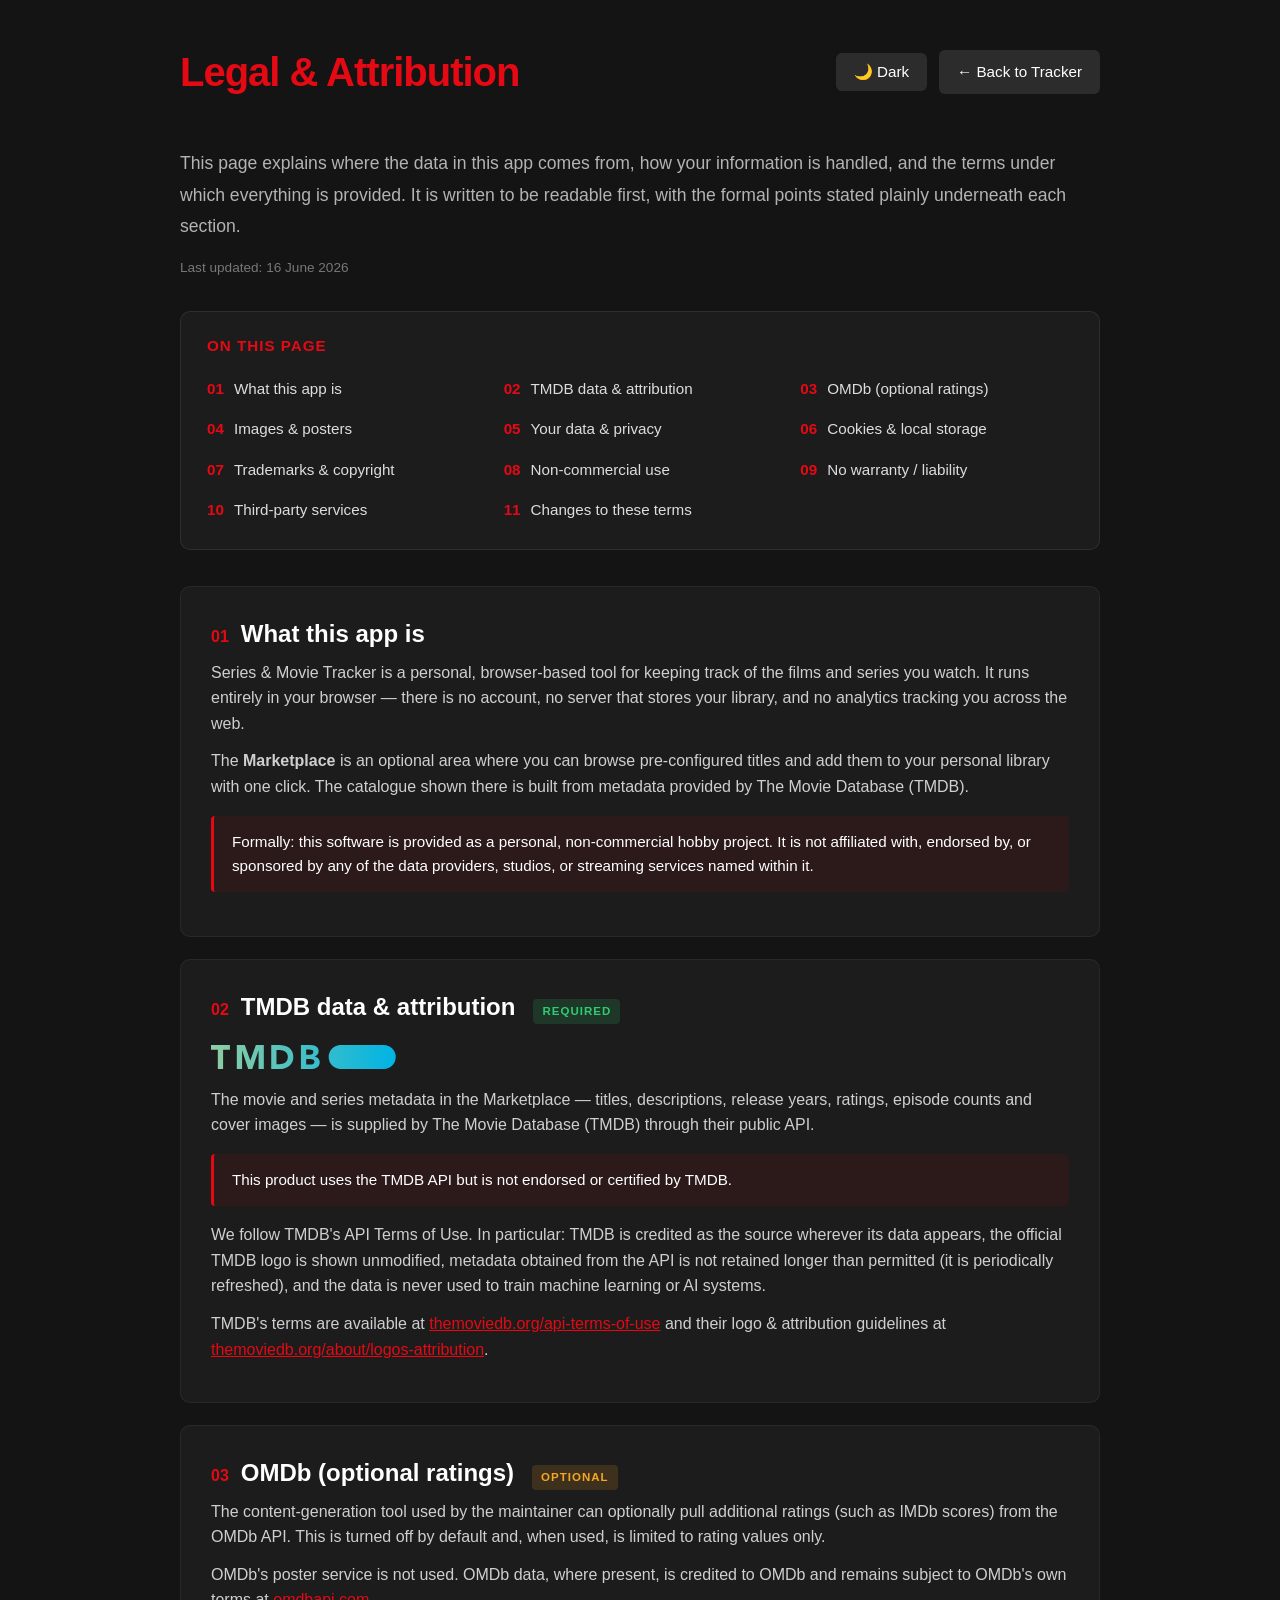
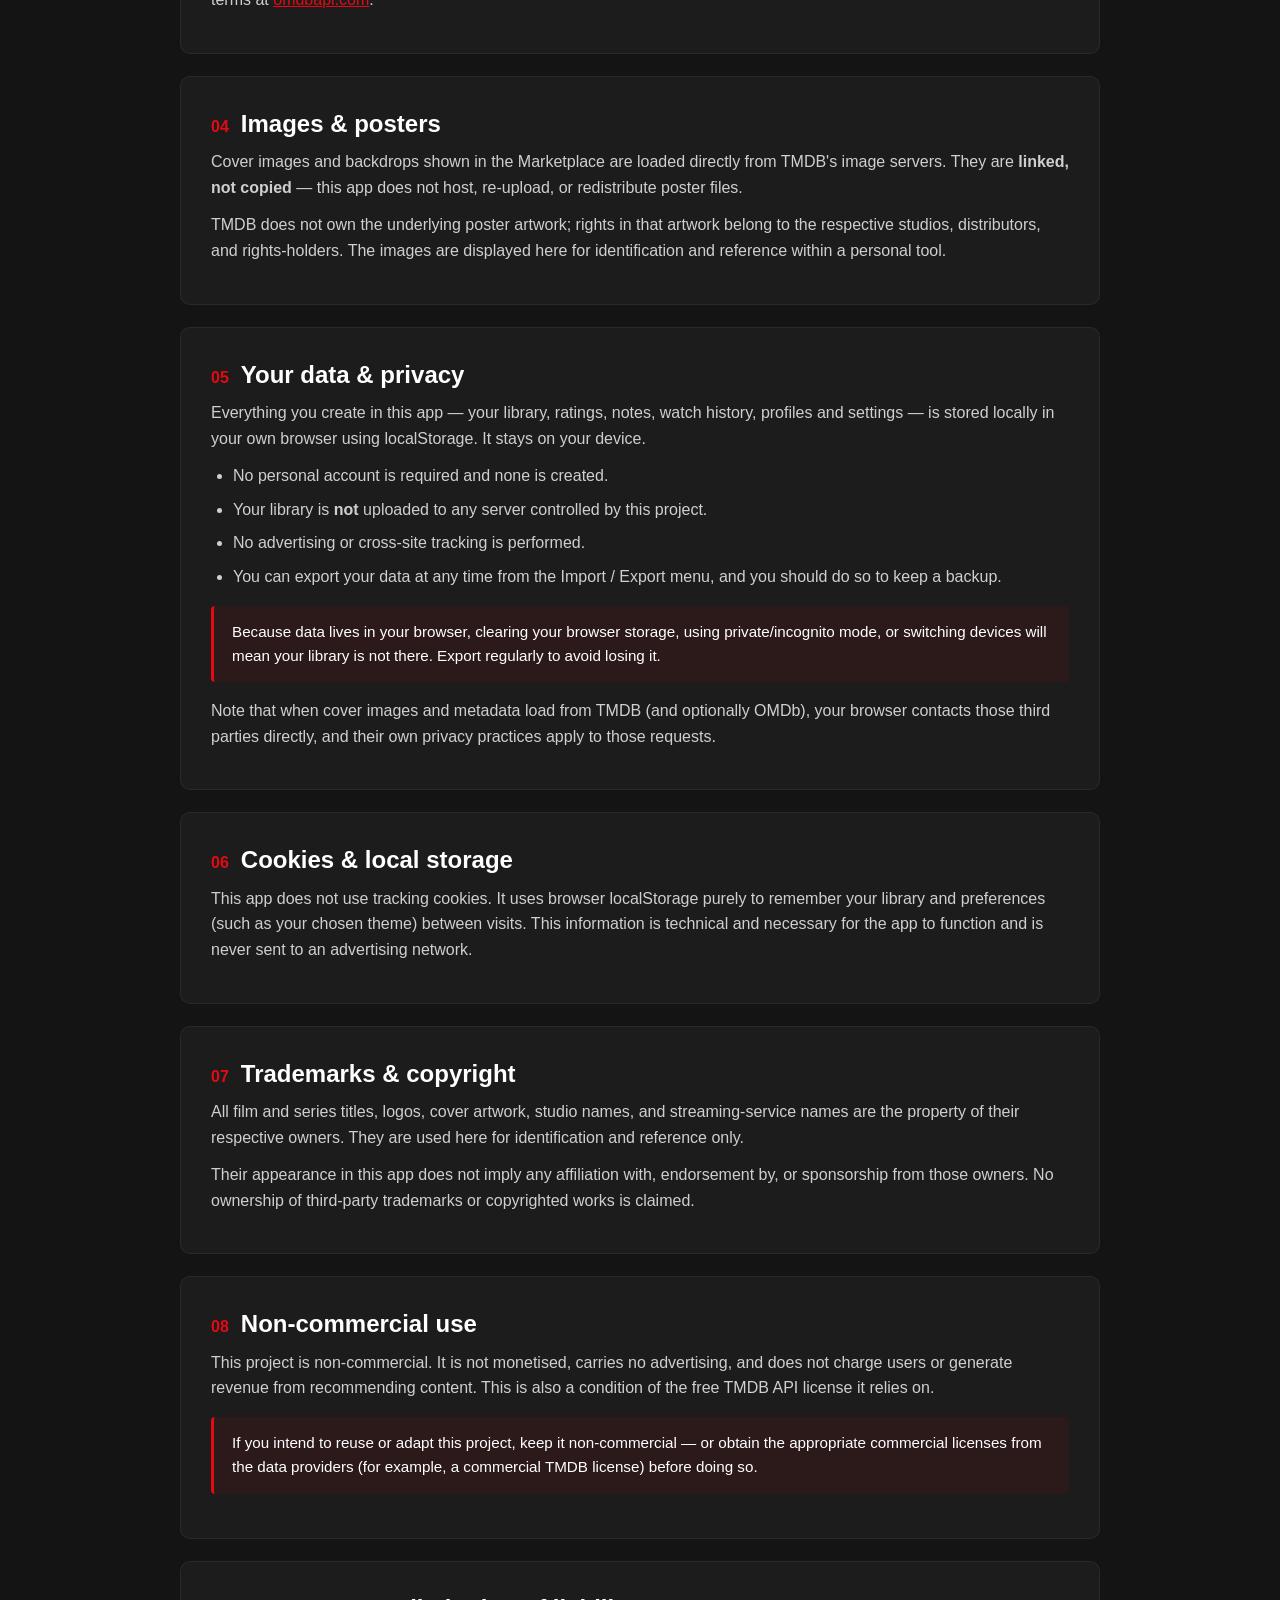
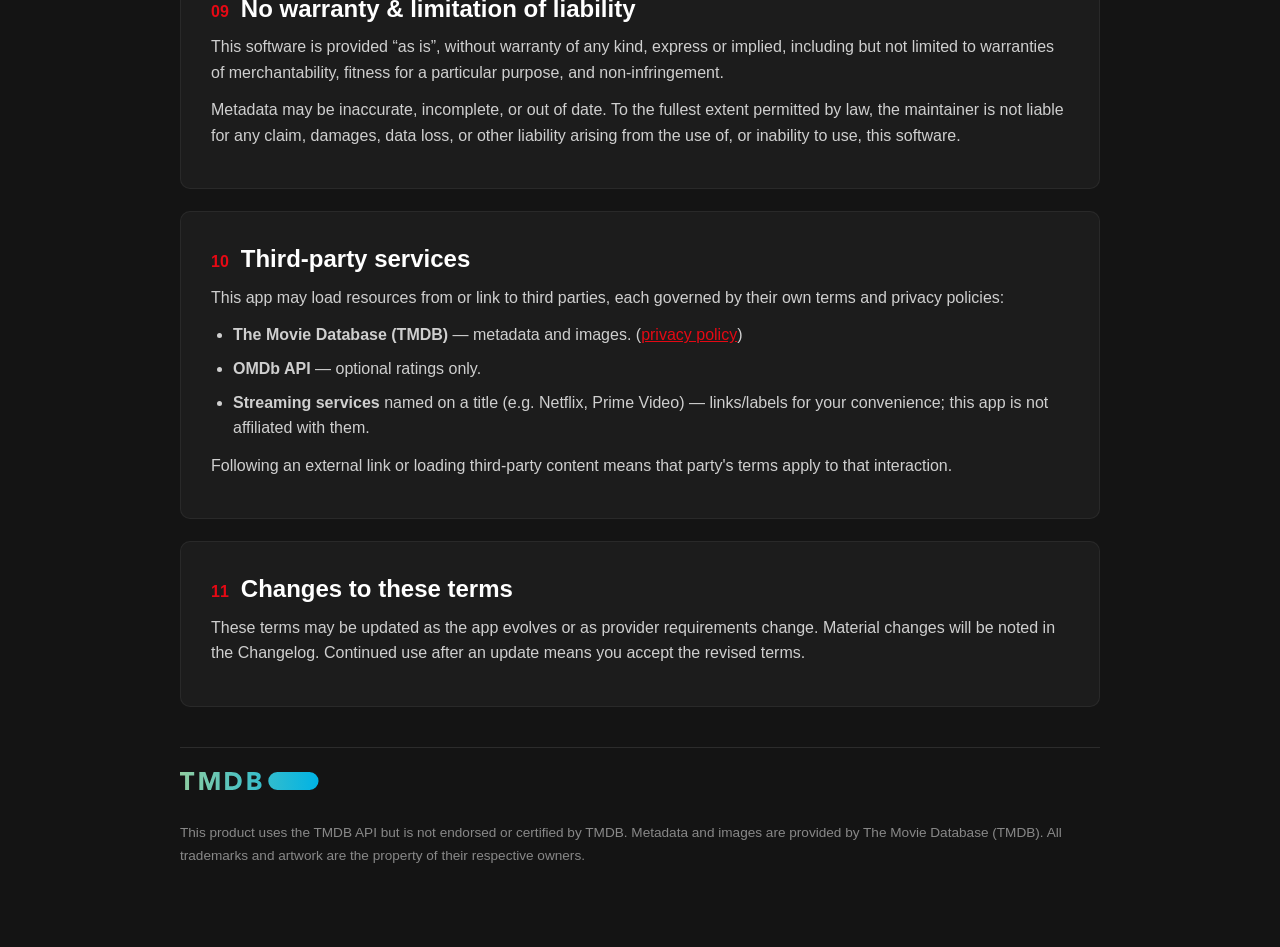
<file: Legal.html>
<!DOCTYPE html>
<html lang="en">
<head>
    <meta charset="UTF-8">
    <meta name="viewport" content="width=device-width, initial-scale=1.0">
    <link rel="icon" type="image/png" sizes="192x192" href="favicon.png">
    <title>Legal & Attribution - Series & Movie Tracker</title>
    <style>
        * { margin:0; padding:0; box-sizing:border-box; font-family:'Helvetica Neue', Arial, sans-serif; }
        body { background-color:#141414; color:#ffffff; line-height:1.6; transition:background-color .3s,color .3s; }
        body.light-theme { background-color:#f5f5f5; color:#333333; }

        .container { max-width:1000px; margin:0 auto; padding:20px 40px 80px; }
        header { display:flex; justify-content:space-between; align-items:center; padding:20px 0; margin-bottom:24px; flex-wrap:wrap; gap:20px; }
        .header-left { display:flex; align-items:center; gap:20px; }
        .header-controls { display:flex; gap:12px; align-items:center; }
        h1 { color:#e50914; font-size:2.5rem; font-weight:700; letter-spacing:-1px; }
        body.light-theme h1 { color:#e50914; }

        .theme-toggle, .nav-link {
            background-color:rgba(255,255,255,0.1); color:#fff; border:none;
            padding:10px 18px; border-radius:6px; cursor:pointer; font-size:0.95rem;
            text-decoration:none; display:inline-block; transition:background-color .2s;
        }
        .theme-toggle:hover, .nav-link:hover { background-color:rgba(255,255,255,0.2); }
        body.light-theme .theme-toggle, body.light-theme .nav-link {
            background-color:rgba(0,0,0,0.05); color:#333; border:1px solid #ddd;
        }

        .intro-text { font-size:1.1rem; color:#b3b3b3; margin-bottom:14px; line-height:1.8; }
        body.light-theme .intro-text { color:#666; }
        .updated { font-size:0.85rem; color:#777; margin-bottom:32px; }

        /* TOC */
        .toc {
            background-color:#1c1c1c; border:1px solid rgba(255,255,255,0.08);
            border-radius:10px; padding:22px 26px; margin-bottom:36px;
        }
        body.light-theme .toc { background-color:#fff; border-color:#e2e2e2; box-shadow:0 2px 8px rgba(0,0,0,0.06); }
        .toc h2 { font-size:0.95rem; text-transform:uppercase; letter-spacing:1px; color:#e50914; margin-bottom:14px; }
        .toc ol { list-style:none; counter-reset:toc; display:grid; grid-template-columns:repeat(auto-fit,minmax(240px,1fr)); gap:6px 24px; }
        .toc li { counter-increment:toc; }
        .toc a { color:#ddd; text-decoration:none; font-size:0.95rem; display:flex; gap:10px; padding:5px 0; transition:color .15s; }
        .toc a::before { content:counter(toc,decimal-leading-zero); color:#e50914; font-weight:700; font-variant-numeric:tabular-nums; }
        .toc a:hover { color:#e50914; }
        body.light-theme .toc a { color:#444; }

        .card {
            background-color:#1c1c1c; border:1px solid rgba(255,255,255,0.06);
            border-radius:10px; padding:28px 30px; margin-bottom:22px; scroll-margin-top:20px;
        }
        body.light-theme .card { background-color:#fff; box-shadow:0 2px 8px rgba(0,0,0,0.08); border-color:#eee; }

        .card h2 {
            font-size:1.5rem; color:#fff; margin-bottom:6px; display:flex; align-items:baseline; gap:12px;
        }
        body.light-theme .card h2 { color:#222; }
        .card h2 .num { color:#e50914; font-size:1rem; font-weight:700; font-variant-numeric:tabular-nums; }
        .card h3 { font-size:1.05rem; color:#e50914; margin:22px 0 8px; }
        .card p { color:#cfcfcf; margin-bottom:12px; }
        body.light-theme .card p { color:#444; }
        .card ul { margin:0 0 12px; padding-left:22px; }
        .card li { color:#cfcfcf; margin-bottom:8px; }
        body.light-theme .card li { color:#444; }
        .card a { color:#e50914; }

        .note {
            background-color:rgba(229,9,20,0.08); border-left:3px solid #e50914;
            padding:14px 18px; border-radius:4px; margin:16px 0;
        }
        .note p { margin:0; color:#fff; font-size:0.95rem; }
        body.light-theme .note { background-color:rgba(229,9,20,0.05); }
        body.light-theme .note p { color:#333; }

        .tmdb-box { display:flex; align-items:center; gap:20px; flex-wrap:wrap; margin:18px 0; }
        .tmdb-logo { height:24px; width:auto; display:block; }
        .badge {
            display:inline-block; font-size:0.72rem; font-weight:700; letter-spacing:1px;
            text-transform:uppercase; padding:3px 9px; border-radius:4px; margin-left:6px;
            background:rgba(46,204,113,0.15); color:#2ecc71;
        }
        .badge.warn { background:rgba(245,166,35,0.15); color:#f5a623; }

        footer.legal-footer {
            margin-top:40px; padding-top:24px; border-top:1px solid rgba(255,255,255,0.1);
            color:#888; font-size:0.85rem; line-height:1.7;
        }
        footer.legal-footer .tmdb-logo { height:18px; margin-bottom:8px; }
        a { color:#e50914; }

        @media (max-width:768px) {
            .container { padding:20px; }
            h1 { font-size:2rem; }
            .card { padding:22px 20px; }
        }
    </style>
</head>
<body>
    <div class="container">
        <header>
            <div class="header-left">
                <h1>Legal &amp; Attribution</h1>
            </div>
            <div class="header-controls">
                <button class="theme-toggle" id="themeToggle">🌙 Dark</button>
                <a href="index.html" class="nav-link">← Back to Tracker</a>
            </div>
        </header>

        <p class="intro-text">
            This page explains where the data in this app comes from, how your information is handled,
            and the terms under which everything is provided. It is written to be readable first, with the
            formal points stated plainly underneath each section.
        </p>
        <p class="updated">Last updated: 16 June 2026</p>

        <nav class="toc">
            <h2>On this page</h2>
            <ol>
                <li><a href="#about">What this app is</a></li>
                <li><a href="#tmdb">TMDB data &amp; attribution</a></li>
                <li><a href="#omdb">OMDb (optional ratings)</a></li>
                <li><a href="#images">Images &amp; posters</a></li>
                <li><a href="#privacy">Your data &amp; privacy</a></li>
                <li><a href="#cookies">Cookies &amp; local storage</a></li>
                <li><a href="#ip">Trademarks &amp; copyright</a></li>
                <li><a href="#noncommercial">Non-commercial use</a></li>
                <li><a href="#warranty">No warranty / liability</a></li>
                <li><a href="#thirdparty">Third-party services</a></li>
                <li><a href="#changes">Changes to these terms</a></li>
            </ol>
        </nav>

        <section class="card" id="about">
            <h2><span class="num">01</span> What this app is</h2>
            <p>
                Series &amp; Movie Tracker is a personal, browser-based tool for keeping track of the films and
                series you watch. It runs entirely in your browser &mdash; there is no account, no server that
                stores your library, and no analytics tracking you across the web.
            </p>
            <p>
                The <strong>Marketplace</strong> is an optional area where you can browse pre-configured titles
                and add them to your personal library with one click. The catalogue shown there is built from
                metadata provided by The Movie Database (TMDB).
            </p>
            <div class="note">
                <p>Formally: this software is provided as a personal, non-commercial hobby project. It is not
                affiliated with, endorsed by, or sponsored by any of the data providers, studios, or streaming
                services named within it.</p>
            </div>
        </section>

        <section class="card" id="tmdb">
            <h2><span class="num">02</span> TMDB data &amp; attribution <span class="badge">required</span></h2>
            <div class="tmdb-box">
                <a href="https://www.themoviedb.org/" target="_blank" rel="noopener noreferrer" aria-label="The Movie Database (TMDB)">
                    <svg class="tmdb-logo" xmlns="http://www.w3.org/2000/svg" viewBox="0 0 273.42 35.52" role="img" aria-label="TMDB logo"><defs><linearGradient id="tmdbGradLegal" y1="17.76" x2="273.42" y2="17.76" gradientUnits="userSpaceOnUse"><stop offset="0" stop-color="#90cea1"/><stop offset="0.56" stop-color="#3cbec9"/><stop offset="1" stop-color="#00b3e5"/></linearGradient></defs><g><path fill="url(#tmdbGradLegal)" d="M191.85,35.37h63.9A17.67,17.67,0,0,0,273.42,17.7h0A17.67,17.67,0,0,0,255.75,0h-63.9A17.67,17.67,0,0,0,174.18,17.7h0A17.67,17.67,0,0,0,191.85,35.37ZM10.1,35.42h7.8V6.92H28V0H0v6.9H10.1Zm28.1,0H46V8.25h.1L55.05,35.4h6L70.3,8.25h.1V35.4h7.8V0H66.45l-8.2,23.1h-.1L50,0H38.2ZM89.14.12h11.7a33.56,33.56,0,0,1,8.08,1,18.52,18.52,0,0,1,6.67,3.08,15.09,15.09,0,0,1,4.53,5.52,18.5,18.5,0,0,1,1.67,8.25,16.91,16.91,0,0,1-1.62,7.58,16.3,16.3,0,0,1-4.38,5.5,19.24,19.24,0,0,1-6.35,3.37,24.53,24.53,0,0,1-7.55,1.15H89.14Zm7.8,28.2h4a21.66,21.66,0,0,0,5-.55A10.58,10.58,0,0,0,110,26a8.73,8.73,0,0,0,2.68-3.35,11.9,11.9,0,0,0,1-5.08,9.87,9.87,0,0,0-1-4.52,9.17,9.17,0,0,0-2.63-3.18A11.61,11.61,0,0,0,106.22,8a17.06,17.06,0,0,0-4.68-.63h-4.6ZM133.09.12h13.2a32.87,32.87,0,0,1,4.63.33,12.66,12.66,0,0,1,4.17,1.3,7.94,7.94,0,0,1,3,2.72,8.34,8.34,0,0,1,1.15,4.65,7.48,7.48,0,0,1-1.67,5,9.13,9.13,0,0,1-4.43,2.82V17a10.28,10.28,0,0,1,3.18,1,8.51,8.51,0,0,1,2.45,1.85,7.79,7.79,0,0,1,1.57,2.62,9.16,9.16,0,0,1,.55,3.2,8.52,8.52,0,0,1-1.2,4.68,9.32,9.32,0,0,1-3.1,3A13.38,13.38,0,0,1,152.32,35a22.5,22.5,0,0,1-4.73.5h-14.5Zm7.8,14.15h5.65a7.65,7.65,0,0,0,1.78-.2,4.78,4.78,0,0,0,1.57-.65,3.43,3.43,0,0,0,1.13-1.2,3.63,3.63,0,0,0,.42-1.8A3.3,3.3,0,0,0,151,8.6a3.42,3.42,0,0,0-1.23-1.13A6.07,6.07,0,0,0,148,6.9a9.9,9.9,0,0,0-1.85-.18h-5.3Zm0,14.65h7a8.27,8.27,0,0,0,1.83-.2,4.67,4.67,0,0,0,1.67-.7,3.93,3.93,0,0,0,1.23-1.3,3.8,3.8,0,0,0,.47-1.95,3.16,3.16,0,0,0-.62-2,4,4,0,0,0-1.58-1.18,8.23,8.23,0,0,0-2-.55,15.12,15.12,0,0,0-2.05-.15h-5.9Z"/></g></svg>
                </a>
            </div>
            <p>
                The movie and series metadata in the Marketplace &mdash; titles, descriptions, release years,
                ratings, episode counts and cover images &mdash; is supplied by The Movie Database (TMDB) through
                their public API.
            </p>
            <div class="note">
                <p>This product uses the TMDB API but is not endorsed or certified by TMDB.</p>
            </div>
            <p>
                We follow TMDB's API Terms of Use. In particular: TMDB is credited as the source wherever its data
                appears, the official TMDB logo is shown unmodified, metadata obtained from the API is not retained
                longer than permitted (it is periodically refreshed), and the data is never used to train machine
                learning or AI systems.
            </p>
            <p>TMDB's terms are available at
                <a href="https://www.themoviedb.org/api-terms-of-use" target="_blank" rel="noopener noreferrer">themoviedb.org/api-terms-of-use</a>
                and their logo &amp; attribution guidelines at
                <a href="https://www.themoviedb.org/about/logos-attribution" target="_blank" rel="noopener noreferrer">themoviedb.org/about/logos-attribution</a>.
            </p>
        </section>

        <section class="card" id="omdb">
            <h2><span class="num">03</span> OMDb (optional ratings) <span class="badge warn">optional</span></h2>
            <p>
                The content-generation tool used by the maintainer can optionally pull additional ratings (such as
                IMDb scores) from the OMDb API. This is turned off by default and, when used, is limited to rating
                values only.
            </p>
            <p>
                OMDb's poster service is not used. OMDb data, where present, is credited to OMDb and remains subject
                to OMDb's own terms at <a href="https://www.omdbapi.com/" target="_blank" rel="noopener noreferrer">omdbapi.com</a>.
            </p>
        </section>

        <section class="card" id="images">
            <h2><span class="num">04</span> Images &amp; posters</h2>
            <p>
                Cover images and backdrops shown in the Marketplace are loaded directly from TMDB's image servers.
                They are <strong>linked, not copied</strong> &mdash; this app does not host, re-upload, or redistribute
                poster files.
            </p>
            <p>
                TMDB does not own the underlying poster artwork; rights in that artwork belong to the respective
                studios, distributors, and rights-holders. The images are displayed here for identification and
                reference within a personal tool.
            </p>
        </section>

        <section class="card" id="privacy">
            <h2><span class="num">05</span> Your data &amp; privacy</h2>
            <p>
                Everything you create in this app &mdash; your library, ratings, notes, watch history, profiles and
                settings &mdash; is stored locally in your own browser using <code>localStorage</code>. It stays on
                your device.
            </p>
            <ul>
                <li>No personal account is required and none is created.</li>
                <li>Your library is <strong>not</strong> uploaded to any server controlled by this project.</li>
                <li>No advertising or cross-site tracking is performed.</li>
                <li>You can export your data at any time from the Import / Export menu, and you should do so to keep a backup.</li>
            </ul>
            <div class="note">
                <p>Because data lives in your browser, clearing your browser storage, using private/incognito mode,
                or switching devices will mean your library is not there. Export regularly to avoid losing it.</p>
            </div>
            <p>
                Note that when cover images and metadata load from TMDB (and optionally OMDb), your browser contacts
                those third parties directly, and their own privacy practices apply to those requests.
            </p>
        </section>

        <section class="card" id="cookies">
            <h2><span class="num">06</span> Cookies &amp; local storage</h2>
            <p>
                This app does not use tracking cookies. It uses browser <code>localStorage</code> purely to remember
                your library and preferences (such as your chosen theme) between visits. This information is technical
                and necessary for the app to function and is never sent to an advertising network.
            </p>
        </section>

        <section class="card" id="ip">
            <h2><span class="num">07</span> Trademarks &amp; copyright</h2>
            <p>
                All film and series titles, logos, cover artwork, studio names, and streaming-service names are the
                property of their respective owners. They are used here for identification and reference only.
            </p>
            <p>
                Their appearance in this app does not imply any affiliation with, endorsement by, or sponsorship from
                those owners. No ownership of third-party trademarks or copyrighted works is claimed.
            </p>
        </section>

        <section class="card" id="noncommercial">
            <h2><span class="num">08</span> Non-commercial use</h2>
            <p>
                This project is non-commercial. It is not monetised, carries no advertising, and does not charge users
                or generate revenue from recommending content. This is also a condition of the free TMDB API license
                it relies on.
            </p>
            <div class="note">
                <p>If you intend to reuse or adapt this project, keep it non-commercial &mdash; or obtain the
                appropriate commercial licenses from the data providers (for example, a commercial TMDB license)
                before doing so.</p>
            </div>
        </section>

        <section class="card" id="warranty">
            <h2><span class="num">09</span> No warranty &amp; limitation of liability</h2>
            <p>
                This software is provided &ldquo;as is&rdquo;, without warranty of any kind, express or implied,
                including but not limited to warranties of merchantability, fitness for a particular purpose, and
                non-infringement.
            </p>
            <p>
                Metadata may be inaccurate, incomplete, or out of date. To the fullest extent permitted by law, the
                maintainer is not liable for any claim, damages, data loss, or other liability arising from the use
                of, or inability to use, this software.
            </p>
        </section>

        <section class="card" id="thirdparty">
            <h2><span class="num">10</span> Third-party services</h2>
            <p>This app may load resources from or link to third parties, each governed by their own terms and privacy policies:</p>
            <ul>
                <li><strong>The Movie Database (TMDB)</strong> &mdash; metadata and images. (<a href="https://www.themoviedb.org/privacy-policy" target="_blank" rel="noopener noreferrer">privacy policy</a>)</li>
                <li><strong>OMDb API</strong> &mdash; optional ratings only.</li>
                <li><strong>Streaming services</strong> named on a title (e.g. Netflix, Prime Video) &mdash; links/labels for your convenience; this app is not affiliated with them.</li>
            </ul>
            <p>Following an external link or loading third-party content means that party's terms apply to that interaction.</p>
        </section>

        <section class="card" id="changes">
            <h2><span class="num">11</span> Changes to these terms</h2>
            <p>
                These terms may be updated as the app evolves or as provider requirements change. Material changes will
                be noted in the Changelog. Continued use after an update means you accept the revised terms.
            </p>
        </section>

        <footer class="legal-footer">
            <svg class="tmdb-logo" xmlns="http://www.w3.org/2000/svg" viewBox="0 0 273.42 35.52" role="img" aria-label="TMDB logo"><defs><linearGradient id="tmdbGradFoot" y1="17.76" x2="273.42" y2="17.76" gradientUnits="userSpaceOnUse"><stop offset="0" stop-color="#90cea1"/><stop offset="0.56" stop-color="#3cbec9"/><stop offset="1" stop-color="#00b3e5"/></linearGradient></defs><g><path fill="url(#tmdbGradFoot)" d="M191.85,35.37h63.9A17.67,17.67,0,0,0,273.42,17.7h0A17.67,17.67,0,0,0,255.75,0h-63.9A17.67,17.67,0,0,0,174.18,17.7h0A17.67,17.67,0,0,0,191.85,35.37ZM10.1,35.42h7.8V6.92H28V0H0v6.9H10.1Zm28.1,0H46V8.25h.1L55.05,35.4h6L70.3,8.25h.1V35.4h7.8V0H66.45l-8.2,23.1h-.1L50,0H38.2ZM89.14.12h11.7a33.56,33.56,0,0,1,8.08,1,18.52,18.52,0,0,1,6.67,3.08,15.09,15.09,0,0,1,4.53,5.52,18.5,18.5,0,0,1,1.67,8.25,16.91,16.91,0,0,1-1.62,7.58,16.3,16.3,0,0,1-4.38,5.5,19.24,19.24,0,0,1-6.35,3.37,24.53,24.53,0,0,1-7.55,1.15H89.14Zm7.8,28.2h4a21.66,21.66,0,0,0,5-.55A10.58,10.58,0,0,0,110,26a8.73,8.73,0,0,0,2.68-3.35,11.9,11.9,0,0,0,1-5.08,9.87,9.87,0,0,0-1-4.52,9.17,9.17,0,0,0-2.63-3.18A11.61,11.61,0,0,0,106.22,8a17.06,17.06,0,0,0-4.68-.63h-4.6ZM133.09.12h13.2a32.87,32.87,0,0,1,4.63.33,12.66,12.66,0,0,1,4.17,1.3,7.94,7.94,0,0,1,3,2.72,8.34,8.34,0,0,1,1.15,4.65,7.48,7.48,0,0,1-1.67,5,9.13,9.13,0,0,1-4.43,2.82V17a10.28,10.28,0,0,1,3.18,1,8.51,8.51,0,0,1,2.45,1.85,7.79,7.79,0,0,1,1.57,2.62,9.16,9.16,0,0,1,.55,3.2,8.52,8.52,0,0,1-1.2,4.68,9.32,9.32,0,0,1-3.1,3A13.38,13.38,0,0,1,152.32,35a22.5,22.5,0,0,1-4.73.5h-14.5Zm7.8,14.15h5.65a7.65,7.65,0,0,0,1.78-.2,4.78,4.78,0,0,0,1.57-.65,3.43,3.43,0,0,0,1.13-1.2,3.63,3.63,0,0,0,.42-1.8A3.3,3.3,0,0,0,151,8.6a3.42,3.42,0,0,0-1.23-1.13A6.07,6.07,0,0,0,148,6.9a9.9,9.9,0,0,0-1.85-.18h-5.3Zm0,14.65h7a8.27,8.27,0,0,0,1.83-.2,4.67,4.67,0,0,0,1.67-.7,3.93,3.93,0,0,0,1.23-1.3,3.8,3.8,0,0,0,.47-1.95,3.16,3.16,0,0,0-.62-2,4,4,0,0,0-1.58-1.18,8.23,8.23,0,0,0-2-.55,15.12,15.12,0,0,0-2.05-.15h-5.9Z"/></g></svg>
            <br>
            This product uses the TMDB API but is not endorsed or certified by TMDB.
            Metadata and images are provided by The Movie Database (TMDB). All trademarks and artwork are the property of their respective owners.
        </footer>
    </div>

    <script>
        let currentTheme = 'dark';
        function loadTheme() {
            const settings = localStorage.getItem('seriesTrackerSettings');
            if (settings) {
                try { currentTheme = (JSON.parse(settings).theme) || 'dark'; }
                catch (e) { console.error('Error loading theme:', e); }
            }
            applyTheme(currentTheme);
        }
        function applyTheme(theme) {
            currentTheme = theme;
            if (theme === 'light') {
                document.body.classList.add('light-theme');
                document.getElementById('themeToggle').textContent = '☀️ Light';
            } else {
                document.body.classList.remove('light-theme');
                document.getElementById('themeToggle').textContent = '🌙 Dark';
            }
            saveTheme();
        }
        function saveTheme() {
            const settings = localStorage.getItem('seriesTrackerSettings');
            let parsed = {};
            if (settings) { try { parsed = JSON.parse(settings); } catch (e) {} }
            parsed.theme = currentTheme;
            localStorage.setItem('seriesTrackerSettings', JSON.stringify(parsed));
        }
        document.getElementById('themeToggle').addEventListener('click', () => {
            applyTheme(currentTheme === 'dark' ? 'light' : 'dark');
        });
        loadTheme();
    </script>
<style id="smGradientCss">
body.gradient-text h1, body.gradient-text h2, body.gradient-text .section-title,
body.gradient-text .hero h1, body.gradient-text .version-number, body.gradient-text .brand-name,
body.gradient-text .page-title, body.gradient-text .modal-title {
  background: linear-gradient(92deg, var(--grad-start, #e50914), var(--grad-end, #f5c518));
  -webkit-background-clip: text; background-clip: text;
  -webkit-text-fill-color: transparent; color: transparent;
}
</style>
<script>
(function(){try{
  var g=JSON.parse(localStorage.getItem('smGradientText')||'null');
  if(g&&g.enabled){
    document.body.classList.add('gradient-text');
    document.body.style.setProperty('--grad-start', g.start||'#e50914');
    document.body.style.setProperty('--grad-end', g.end||'#f5c518');
  }
}catch(e){}})();
</script>
</body>
</html>
</file>
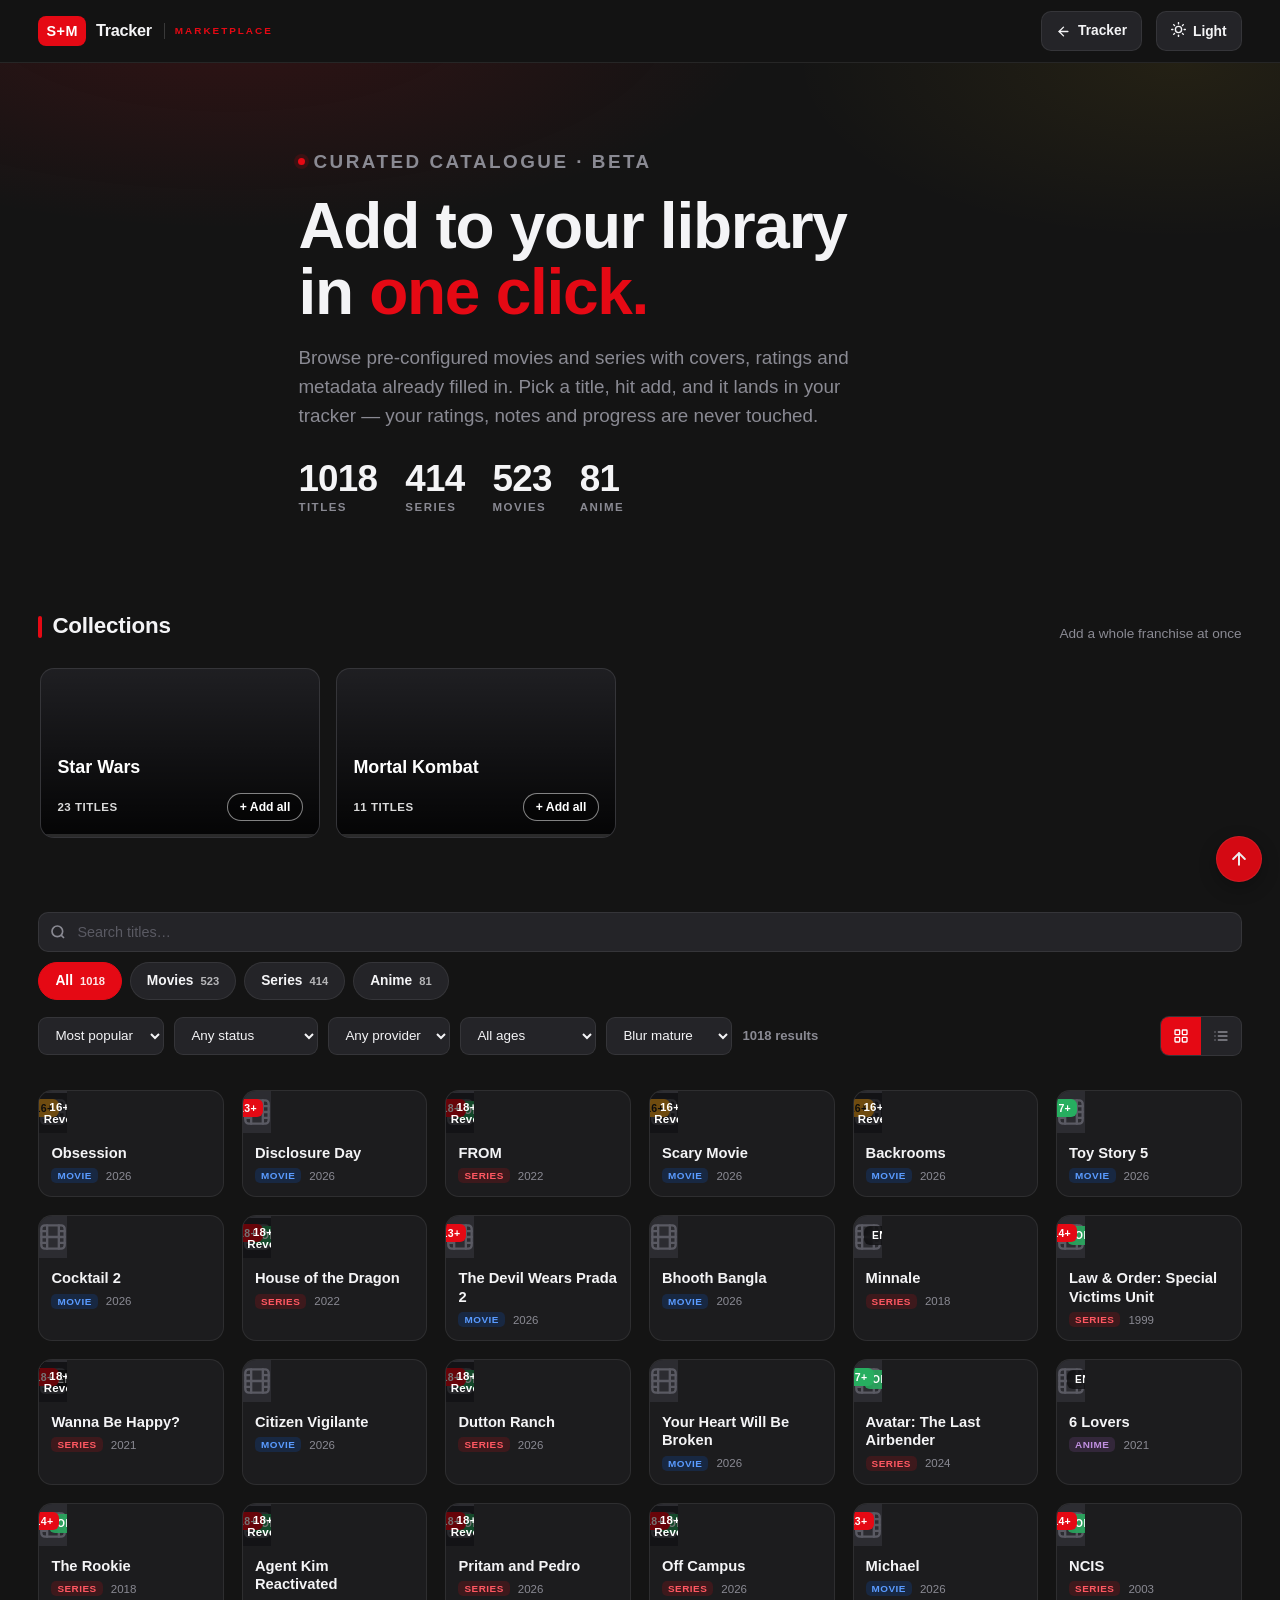
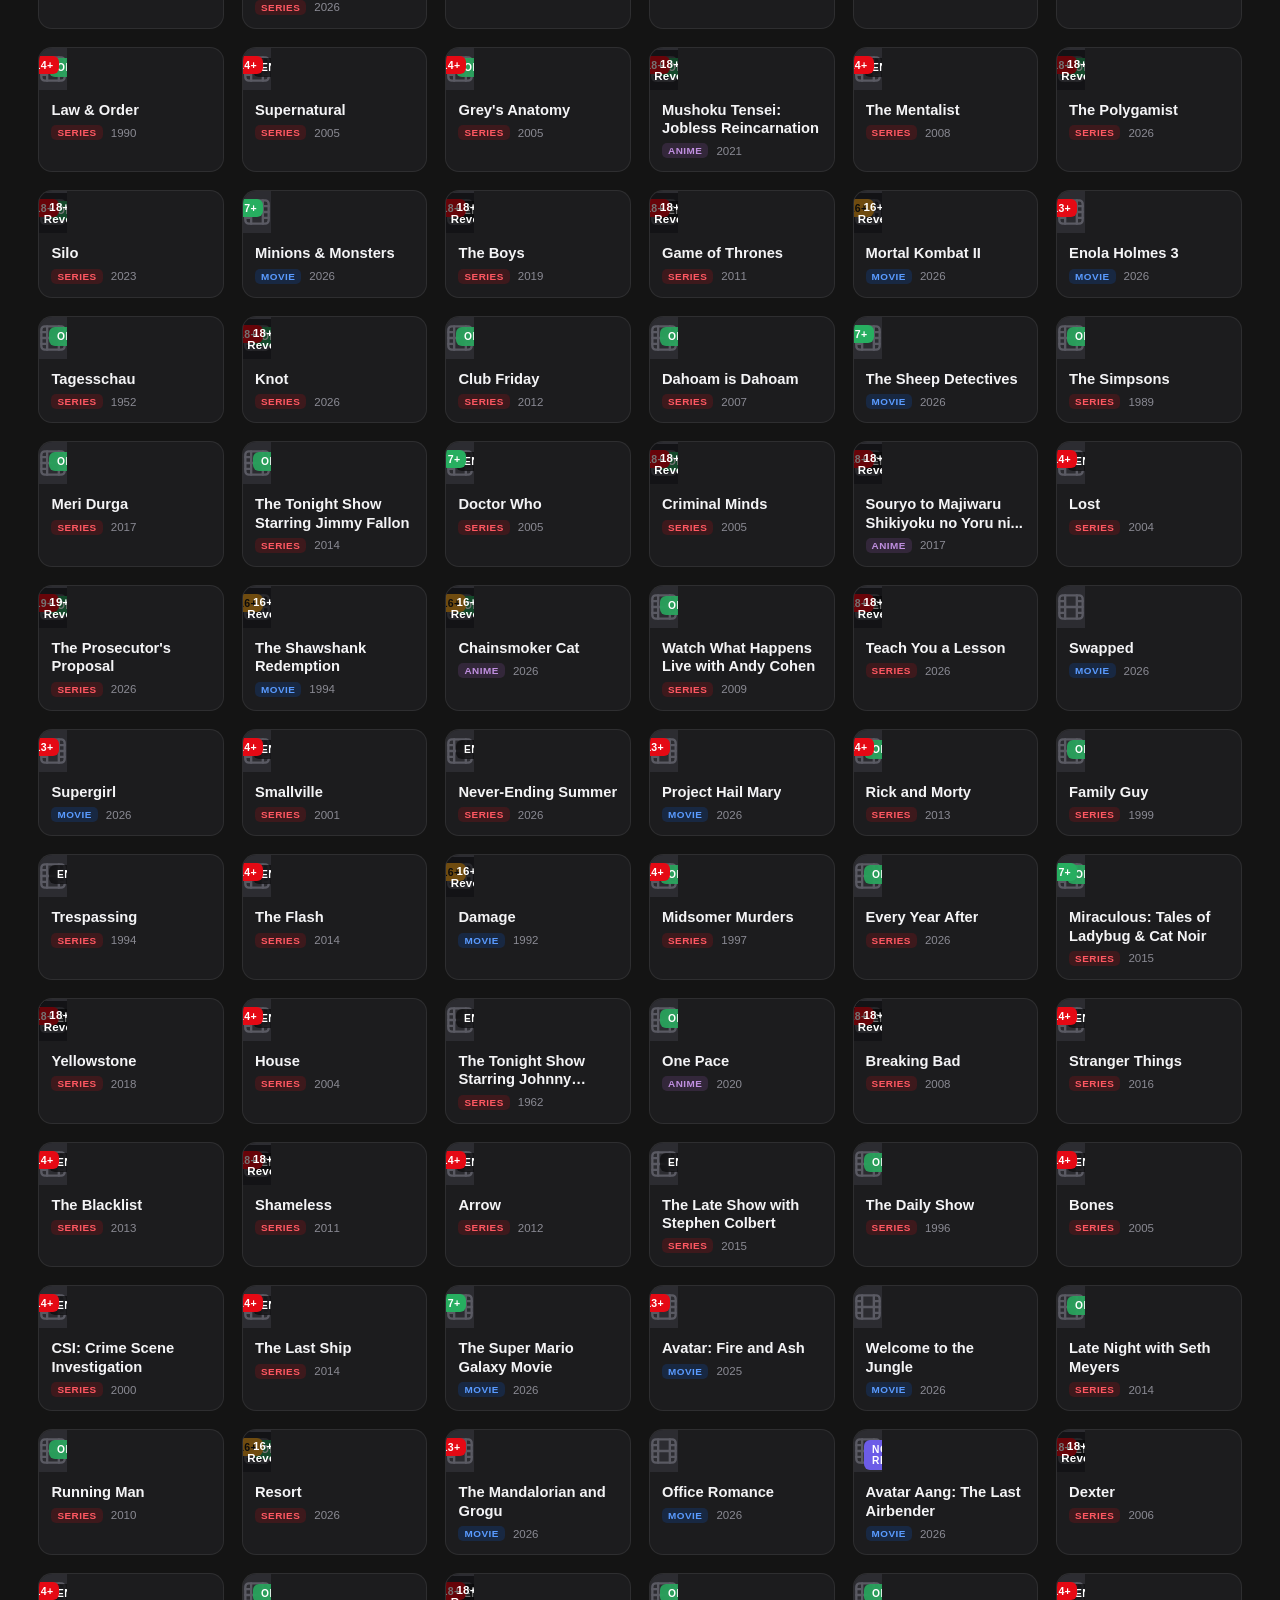
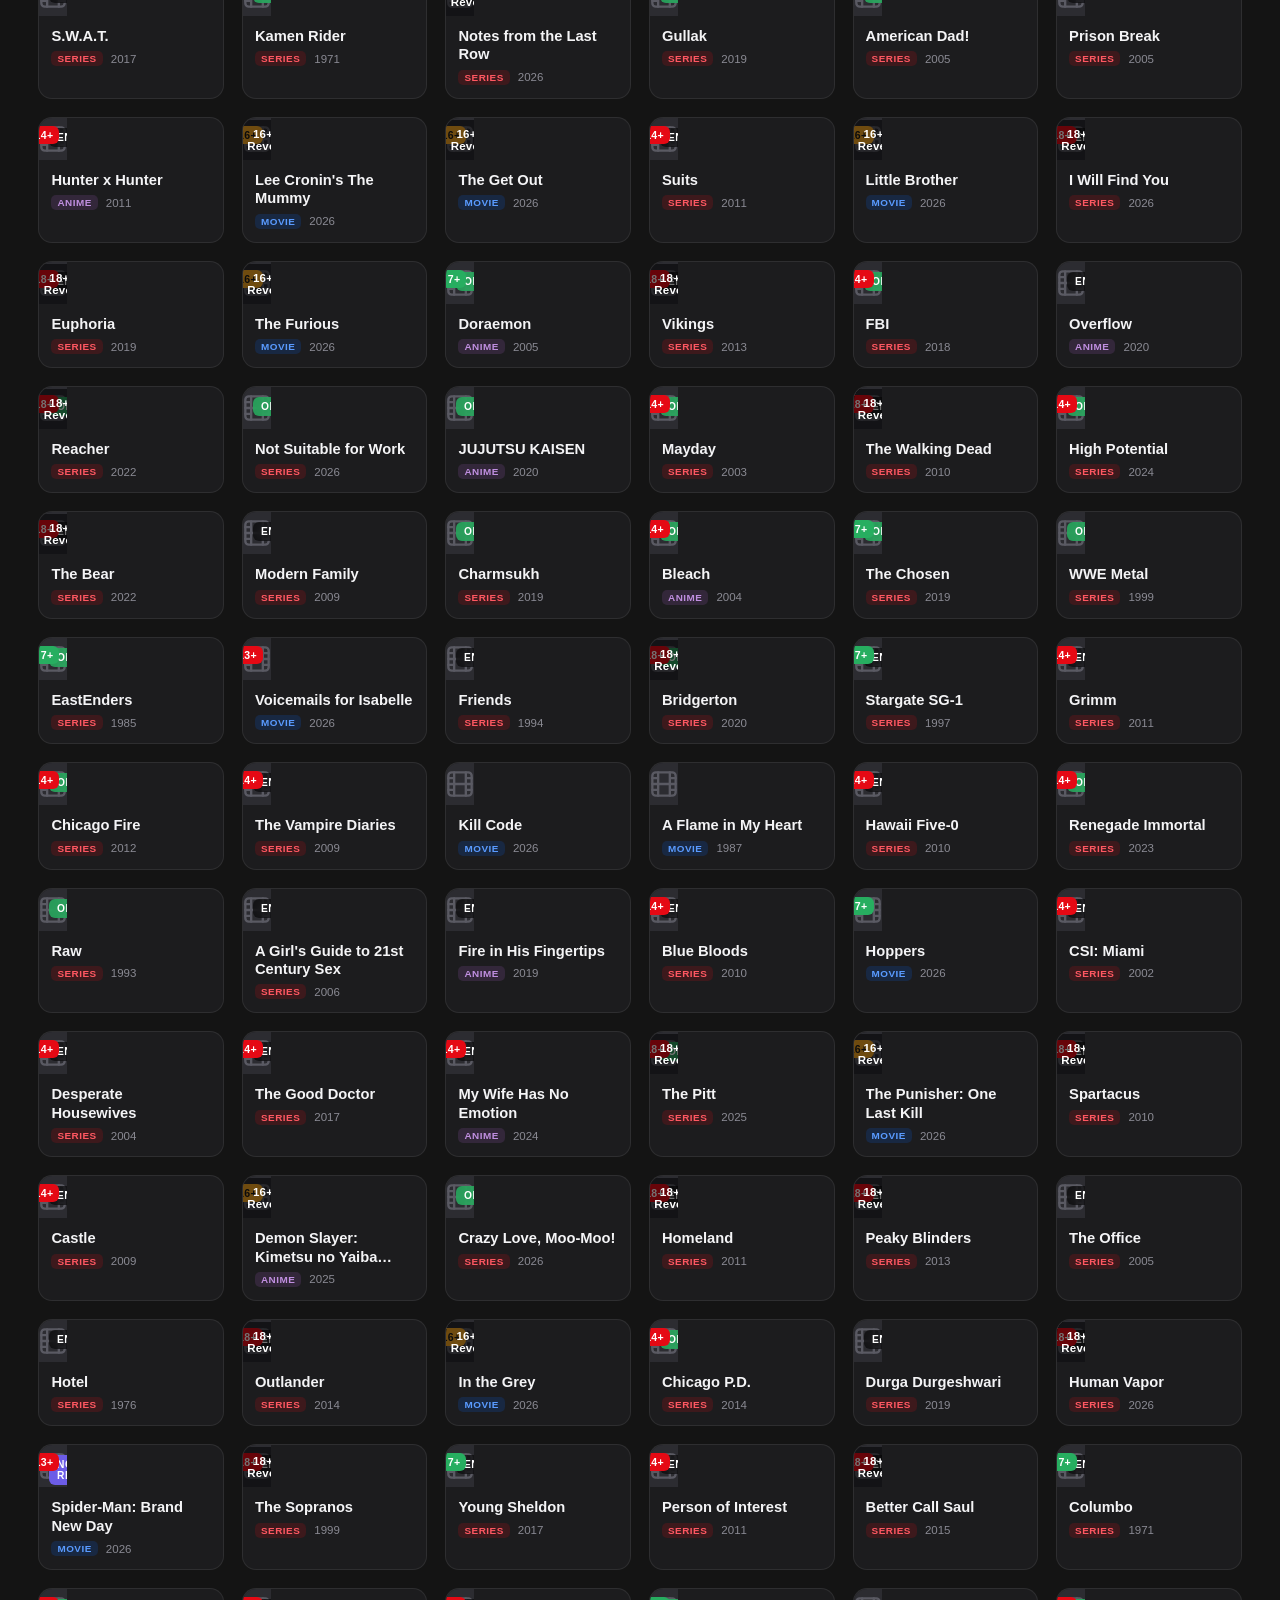
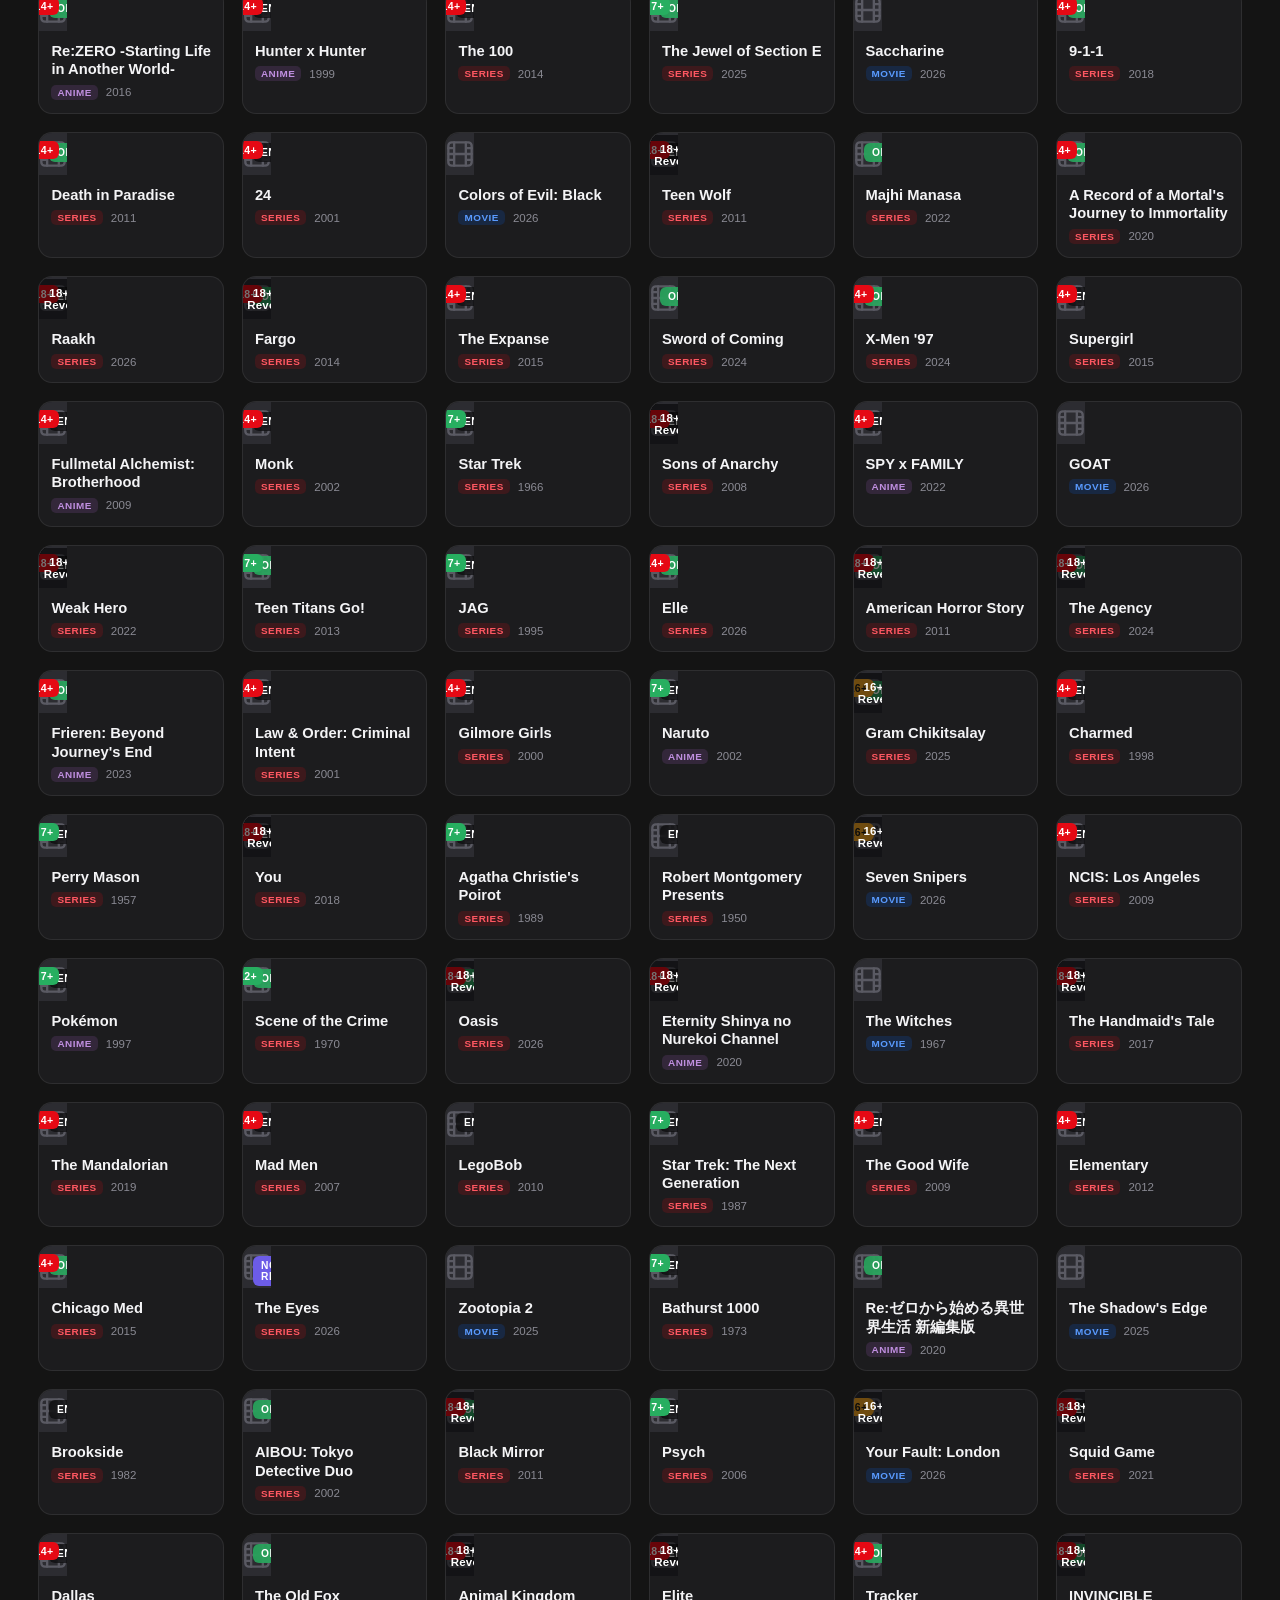
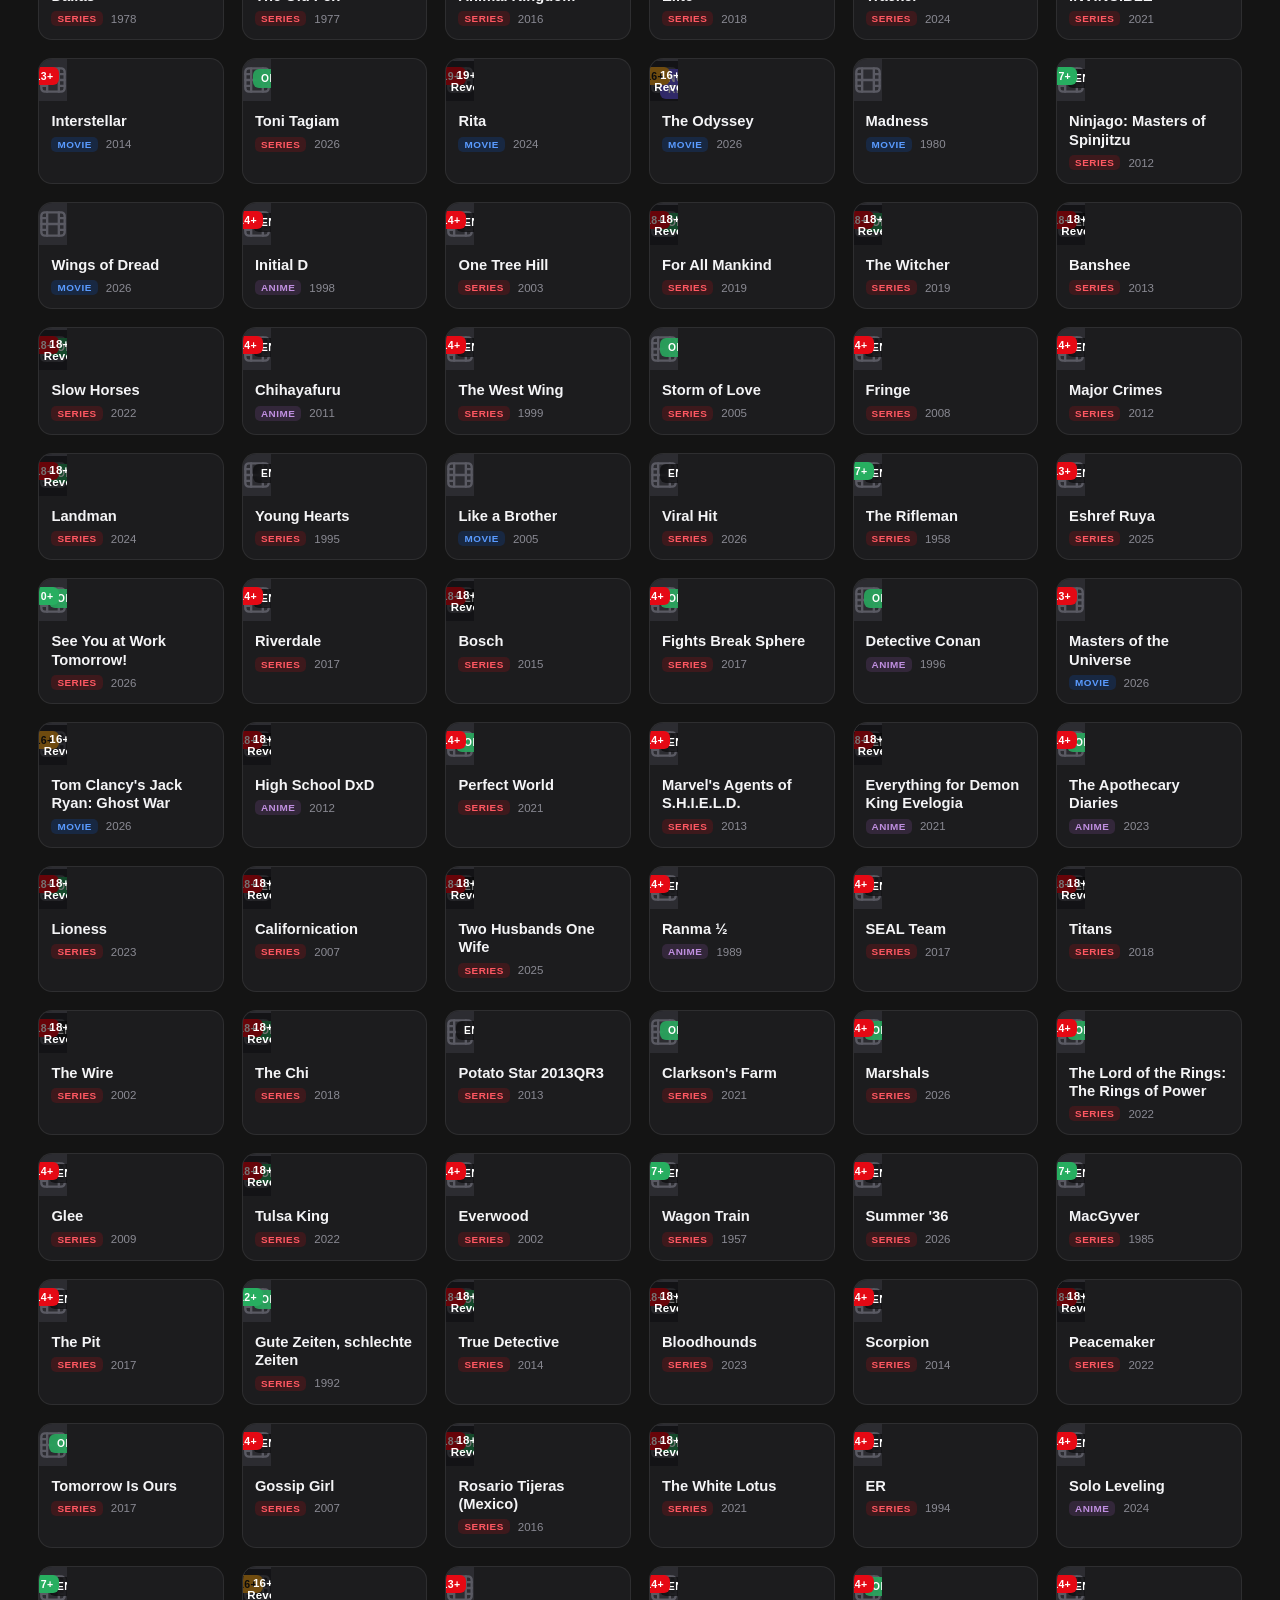
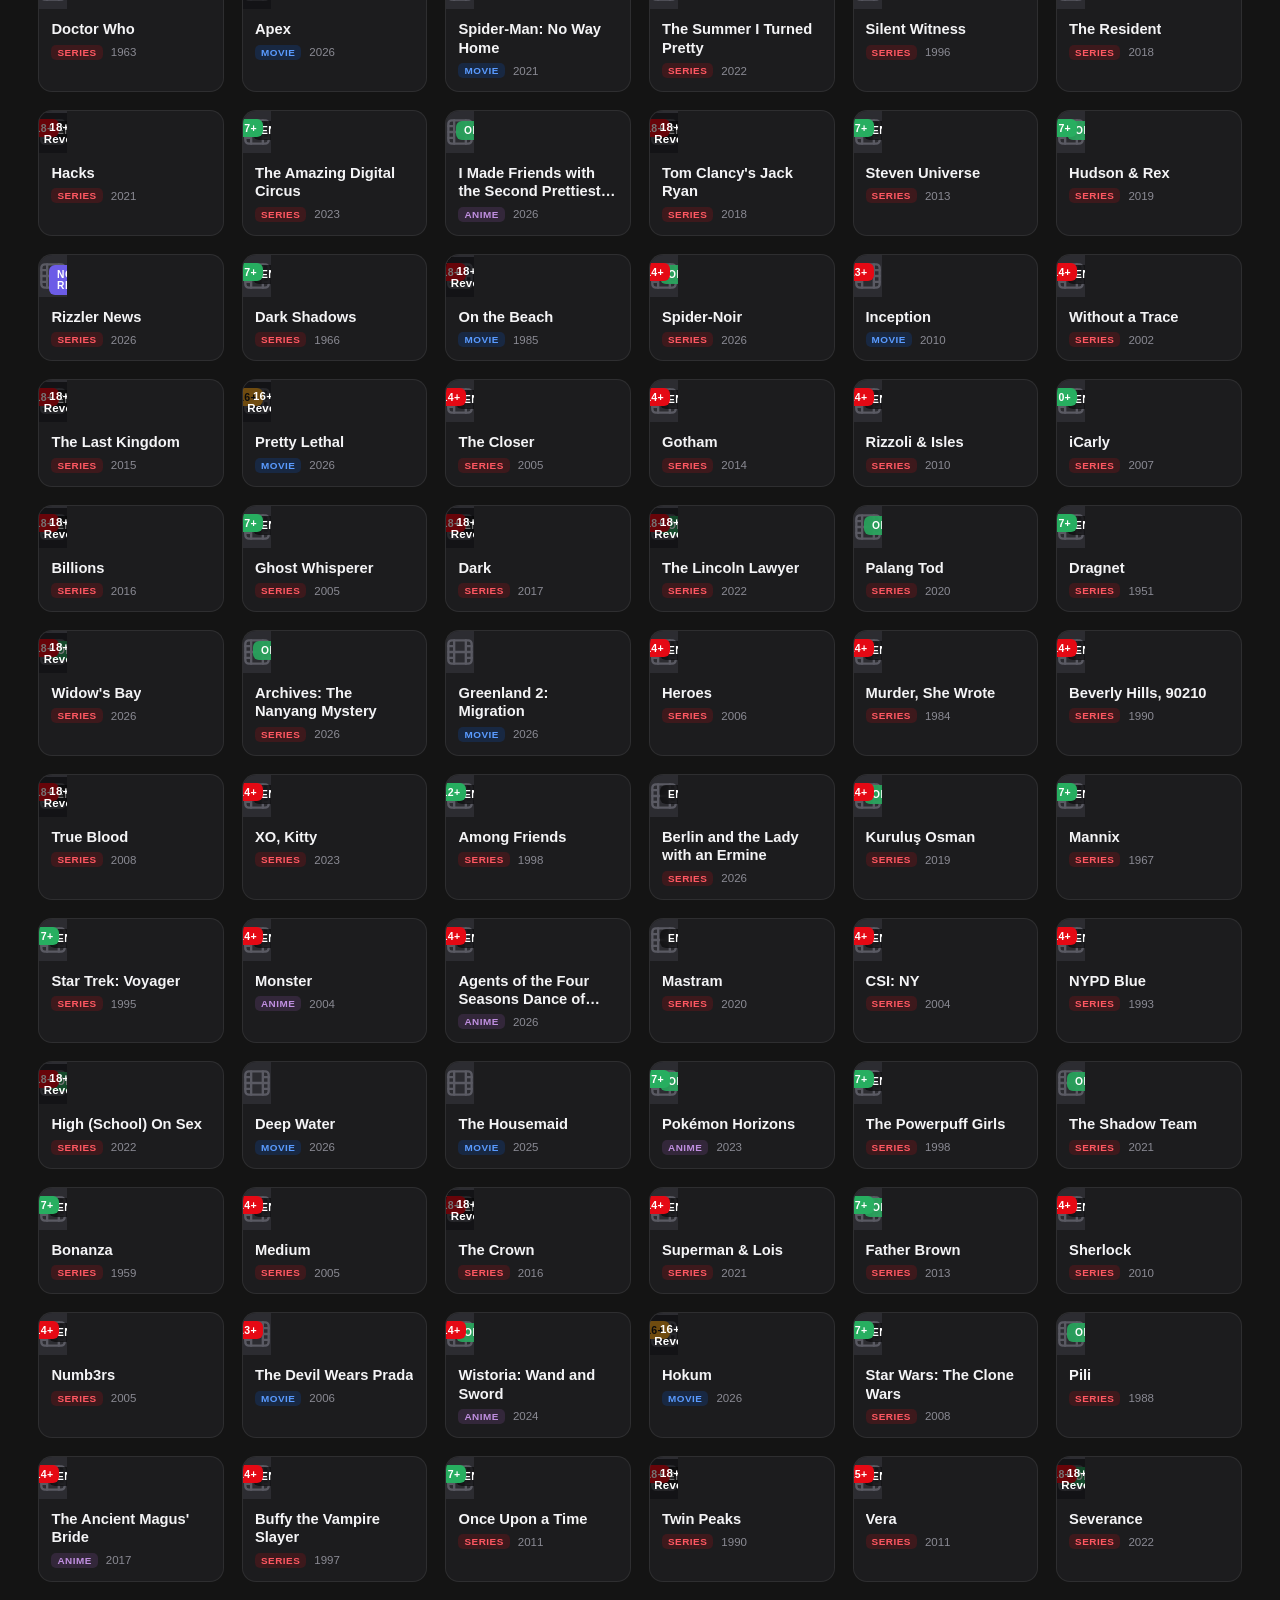
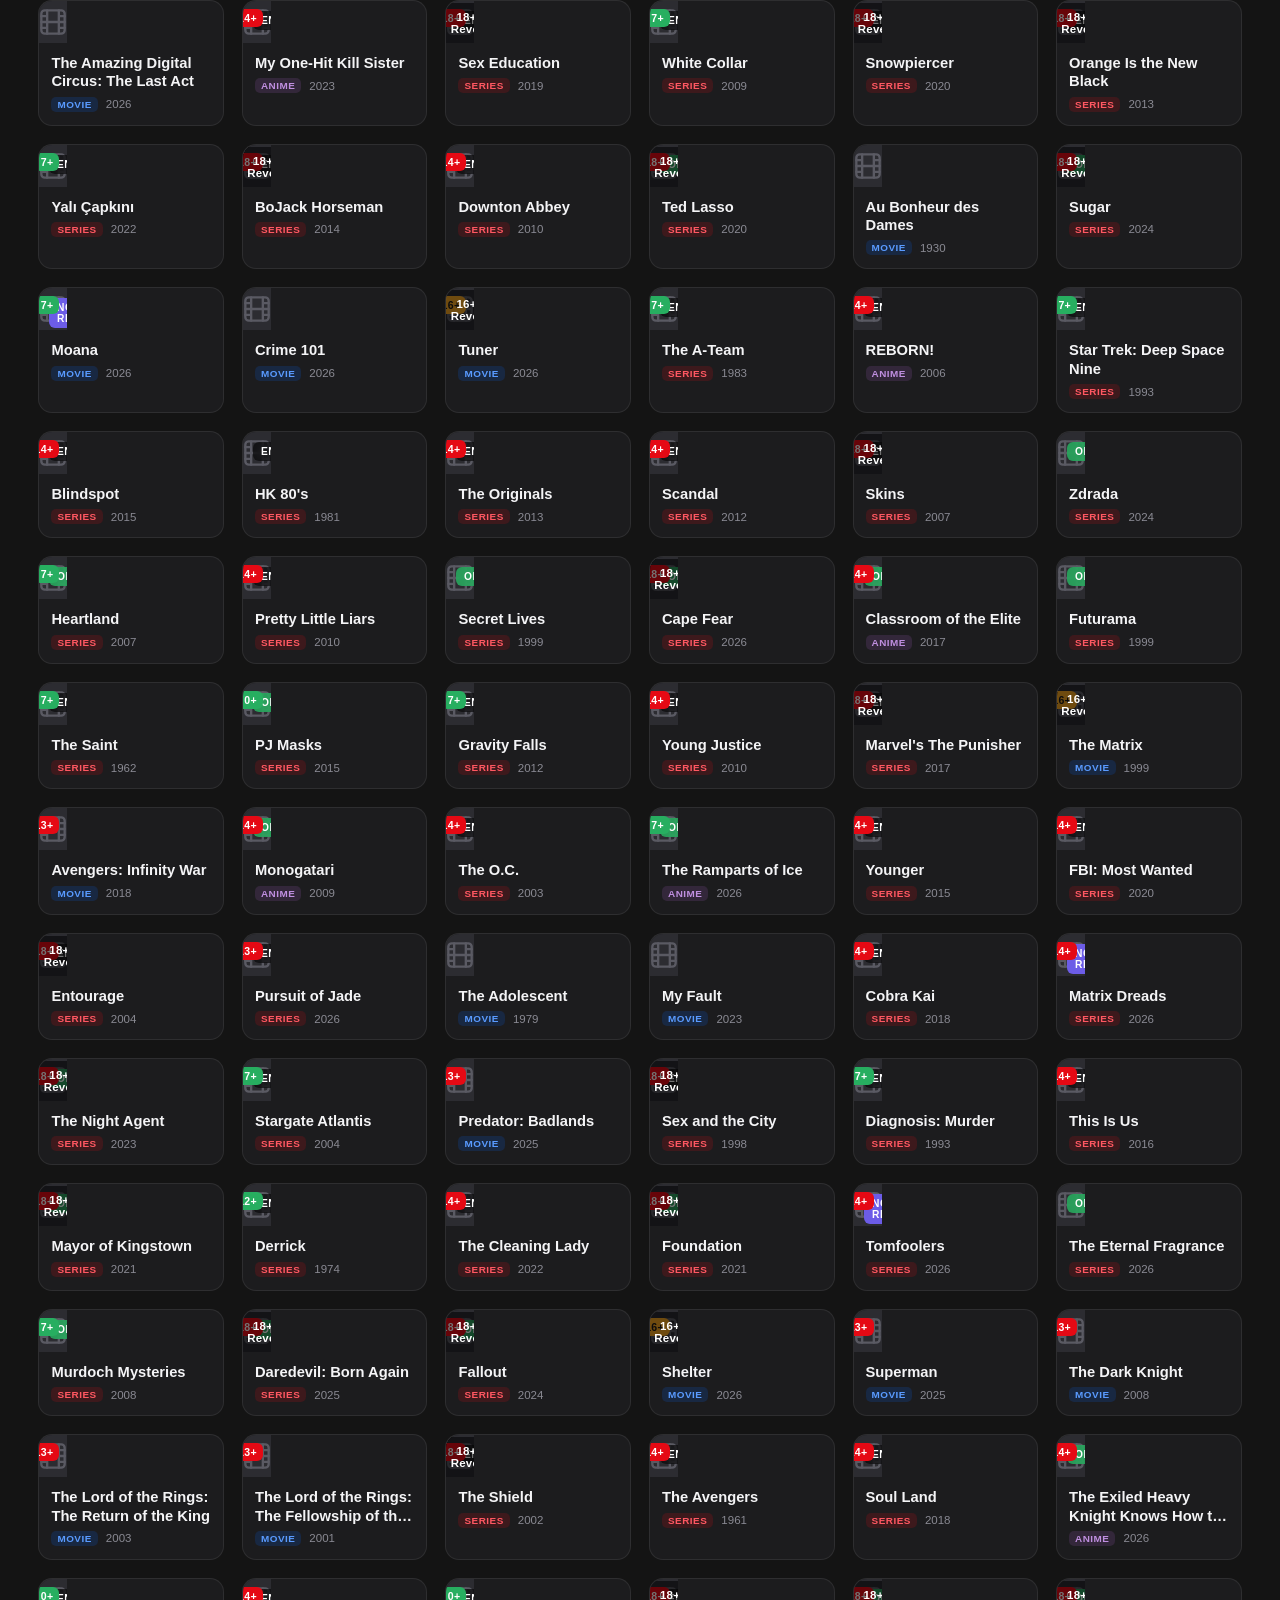
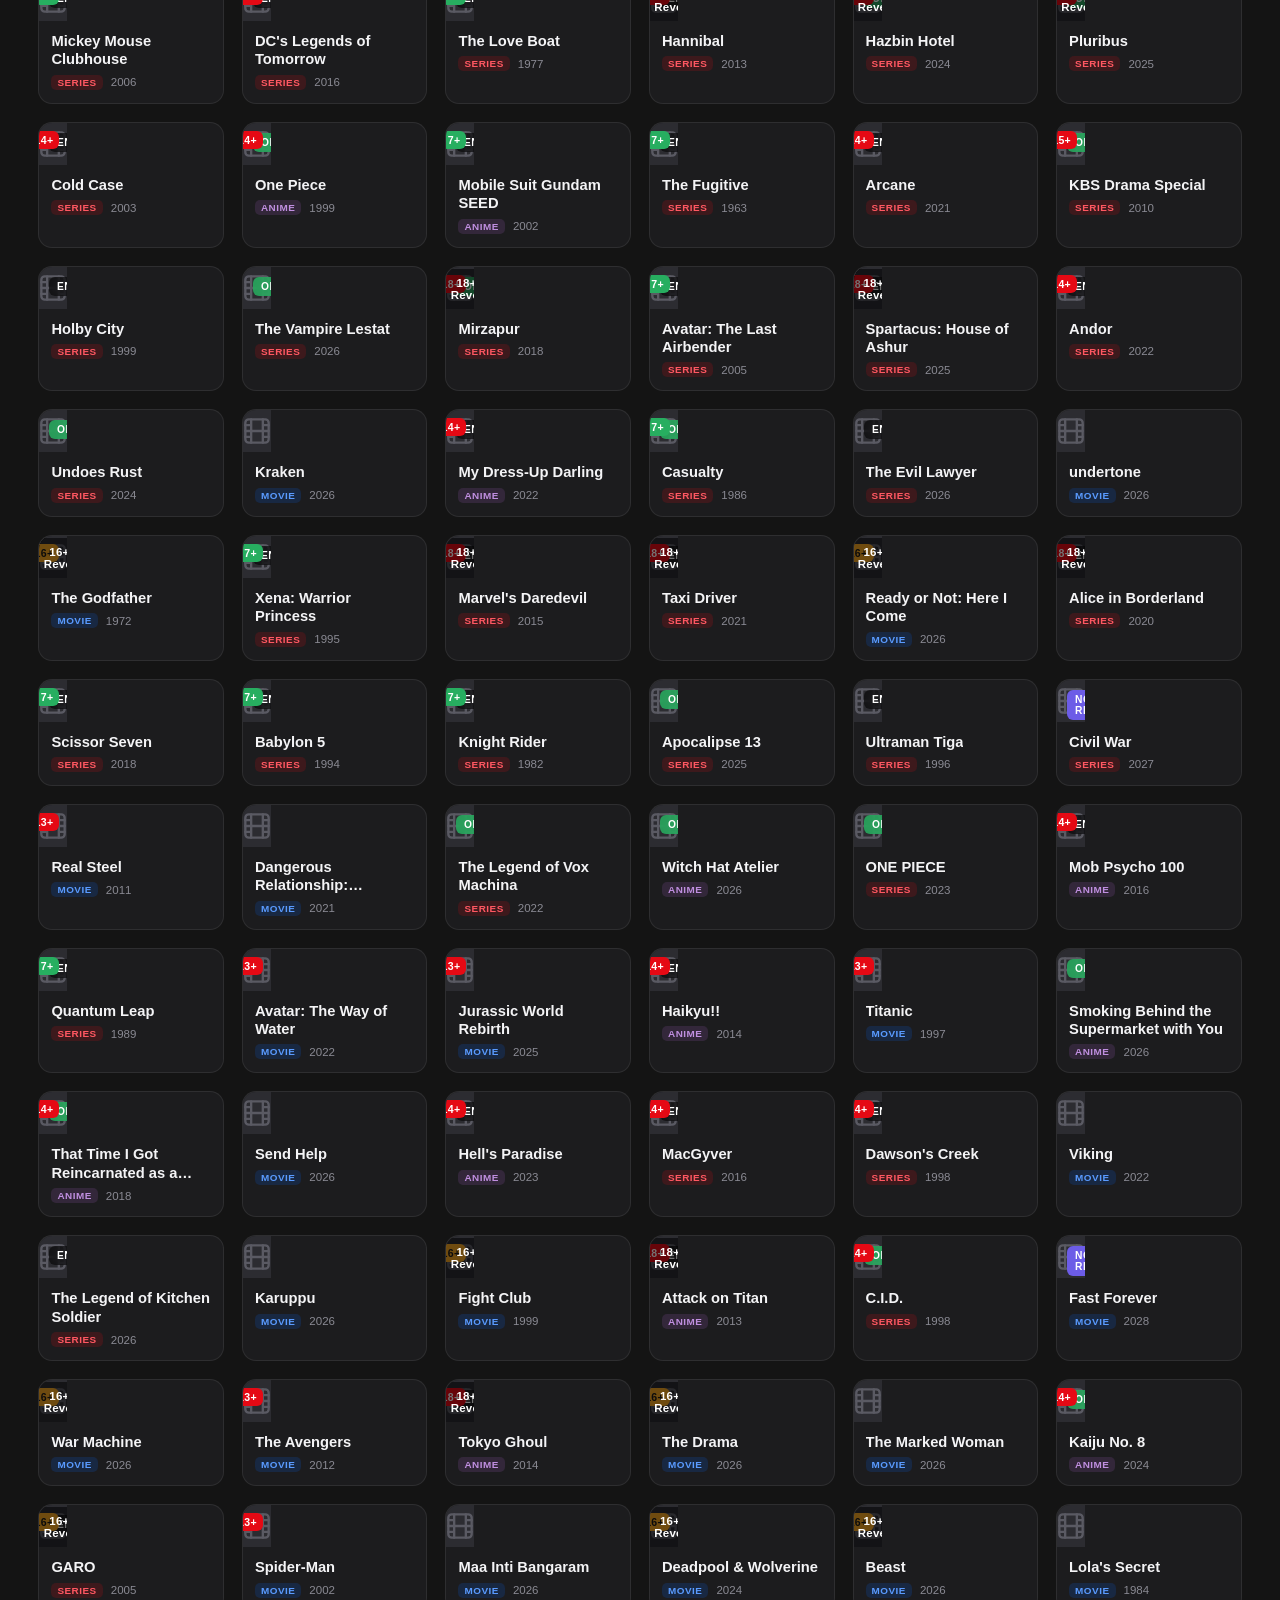
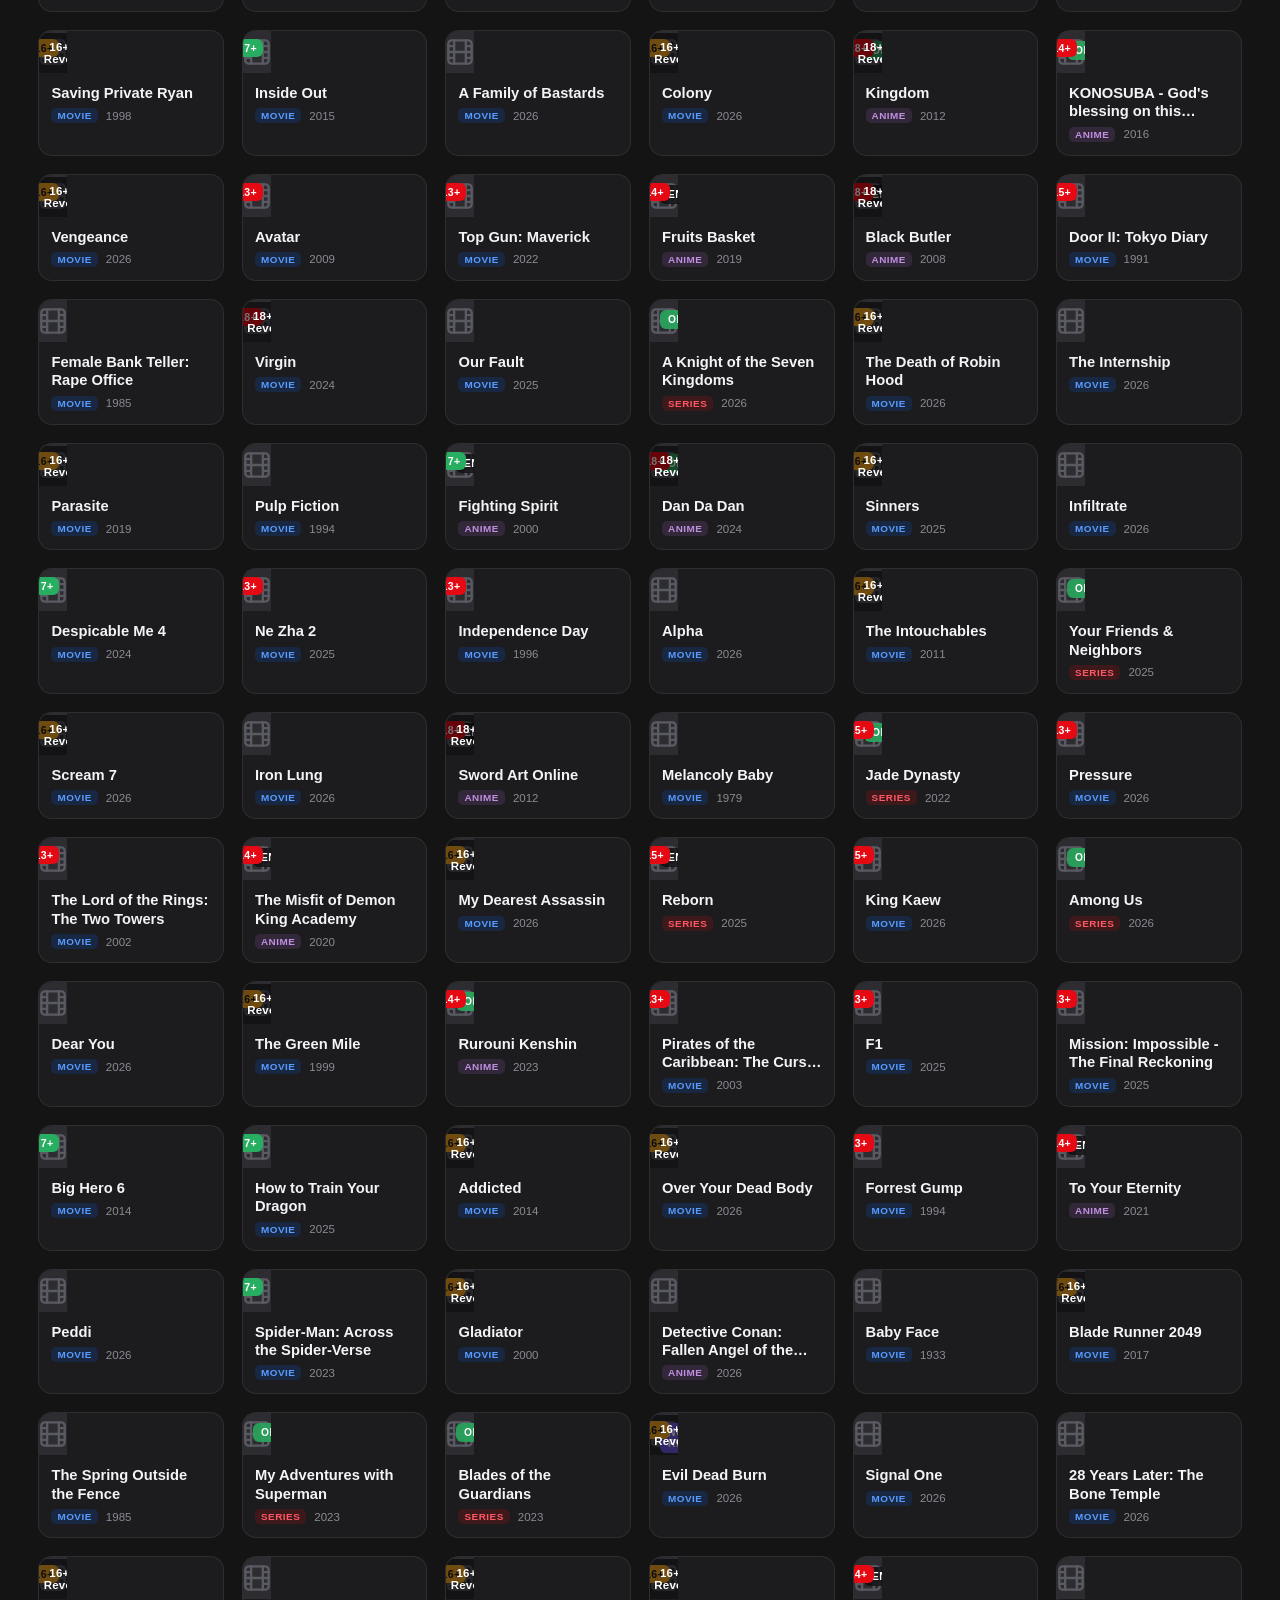
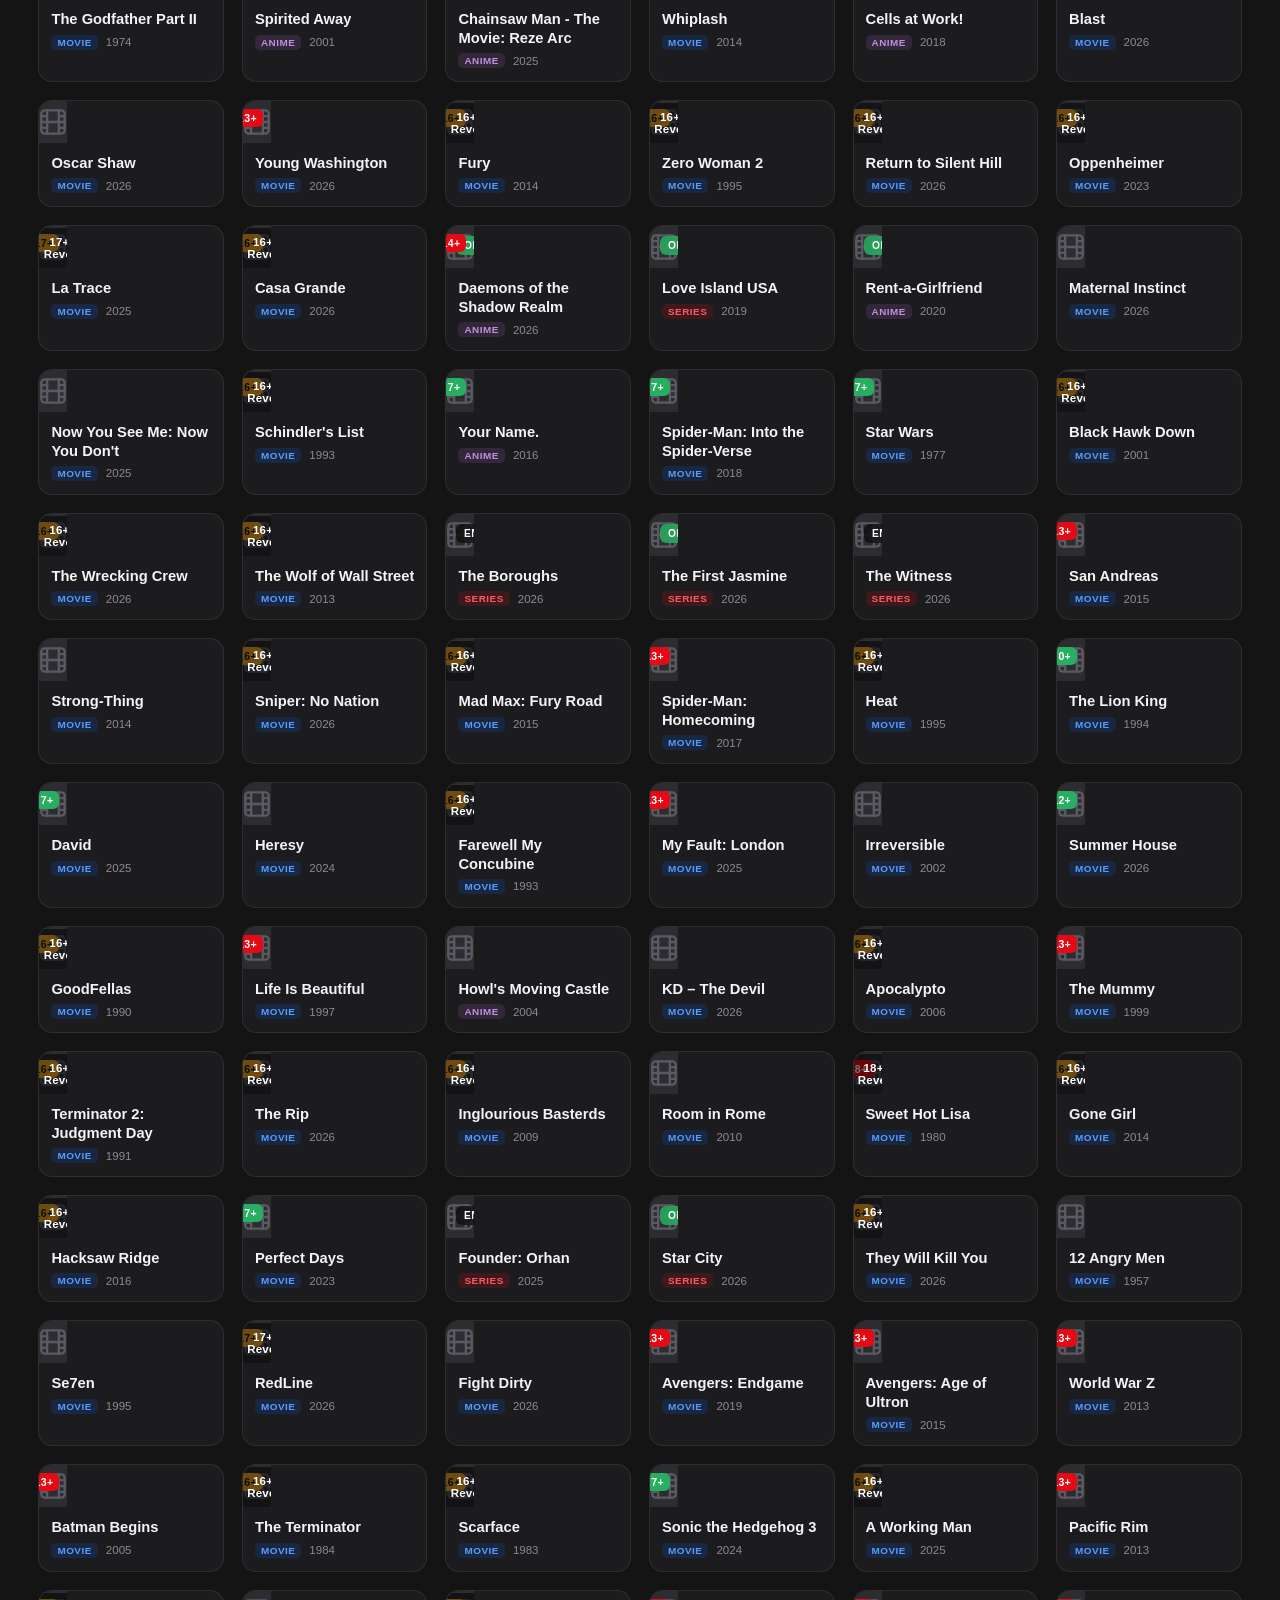
<file: marketplace.html>
<!DOCTYPE html>
<html lang="en">
<head>
<meta charset="UTF-8">
<meta name="viewport" content="width=device-width, initial-scale=1.0">
<meta name="description" content="Browse a curated catalogue of movies and series and add them to your personal tracker with one click.">
<title>Marketplace — Series &amp; Movie Tracker</title>
<link rel="icon" type="image/png" sizes="192x192" href="favicon.png">
<style>
:root{
  --bg:#141414;
  --surface:#1c1c1e;
  --surface-2:#242428;
  --surface-3:#2c2c31;
  --border:rgba(255,255,255,0.08);
  --border-strong:rgba(255,255,255,0.16);
  --text:#f4f4f6;
  --text-muted:#8a8a93;
  --text-dim:#5a5a63;
  --accent:#e50914;
  --accent-soft:rgba(229,9,20,0.14);
  --gold:#f5c518;
  --ok:#27ae60;
  --radius:14px;
  --radius-sm:9px;
  --shadow:0 18px 50px rgba(0,0,0,0.55);
  --maxw:1320px;
  --font-body:'Helvetica Neue',Arial,sans-serif;
}
body.light{
  --bg:#f4f4f5;
  --surface:#ffffff;
  --surface-2:#f0f0f2;
  --surface-3:#e6e6ea;
  --border:rgba(0,0,0,0.1);
  --border-strong:rgba(0,0,0,0.2);
  --text:#16161a;
  --text-muted:#666;
  --text-dim:#9a9aa2;
  --accent-soft:rgba(229,9,20,0.1);
  --shadow:0 18px 50px rgba(0,0,0,0.16);
}

*{margin:0;padding:0;box-sizing:border-box}
html{scroll-behavior:smooth}
@media (prefers-reduced-motion:reduce){
  html{scroll-behavior:auto}
  *,*::before,*::after{animation-duration:.001ms!important;transition-duration:.001ms!important}
}
body{
  background:var(--bg);
  color:var(--text);
  font-family:var(--font-body);
  -webkit-font-smoothing:antialiased;
  min-height:100vh;
  line-height:1.55;
}
a{color:inherit}
button{font-family:inherit}
img{display:block}

/* Visible keyboard focus everywhere */
:focus-visible{outline:2px solid var(--accent);outline-offset:2px;border-radius:4px}

.skip-link{
  position:absolute;left:12px;top:-48px;z-index:1000;
  background:var(--accent);color:#fff;padding:10px 16px;border-radius:8px;
  font-weight:700;text-decoration:none;transition:top .2s;
}
.skip-link:focus{top:12px}

.wrap{max-width:var(--maxw);margin:0 auto;padding:0 clamp(16px,3vw,40px)}

/* ── HEADER ── */
.nav{
  position:sticky;top:0;z-index:200;
  background:color-mix(in srgb,var(--bg) 88%,transparent);
  backdrop-filter:blur(14px);
  border-bottom:1px solid var(--border);
}
.nav-inner{
  max-width:var(--maxw);margin:0 auto;
  padding:0 clamp(16px,3vw,40px);
  height:62px;display:flex;align-items:center;gap:14px;
}
.brand{
  display:flex;align-items:center;gap:10px;text-decoration:none;
  font-weight:800;letter-spacing:-0.3px;color:var(--text);white-space:nowrap;
}
.brand-mark{
  width:auto;min-width:30px;height:30px;padding:0 8px;border-radius:8px;flex-shrink:0;
  background:var(--accent);display:grid;place-items:center;color:#fff;
  font-weight:900;font-size:0.9rem;letter-spacing:0.5px;
}
.brand-name{font-size:1.02rem}
.brand-tag{
  font-size:0.62rem;font-weight:800;letter-spacing:2px;text-transform:uppercase;
  color:var(--accent);border-left:1px solid var(--border-strong);
  padding-left:10px;margin-left:2px;
}
.nav-spacer{flex:1}
.nav-search{position:relative;flex:1;max-width:380px}
.nav-search svg{position:absolute;left:12px;top:50%;transform:translateY(-50%);color:var(--text-muted);pointer-events:none}
.nav-search input{
  width:100%;height:40px;padding:0 14px 0 38px;
  background:var(--surface-2);border:1px solid var(--border);border-radius:10px;
  color:var(--text);font-size:0.9rem;
}
.nav-search input::placeholder{color:var(--text-dim)}
.nav-search input:focus{border-color:var(--accent);background:var(--surface)}
.nav-btn{
  height:40px;padding:0 14px;border-radius:10px;
  background:var(--surface-2);border:1px solid var(--border);
  color:var(--text);font-size:0.86rem;font-weight:600;cursor:pointer;
  display:inline-flex;align-items:center;gap:7px;text-decoration:none;white-space:nowrap;
  transition:background .18s,border-color .18s;
}
.nav-btn:hover{background:var(--surface-3);border-color:var(--border-strong)}
@media (max-width:680px){
  .brand-tag{display:none}
  .nav-btn-label{display:none}
}

/* ── HERO ── */
.hero{
  position:relative;overflow:hidden;
  padding:clamp(40px,7vw,84px) 0 clamp(28px,4vw,48px);
}
.hero::before{
  content:"";position:absolute;inset:0;z-index:0;
  background:
    radial-gradient(900px 360px at 18% -10%,var(--accent-soft),transparent 60%),
    radial-gradient(700px 320px at 92% 0%,rgba(245,197,24,0.07),transparent 55%);
}
.hero-inner{position:relative;z-index:1;max-width:760px}
.hero-eyebrow{
  display:inline-flex;align-items:center;gap:8px;
  font-size:0.72rem;font-weight:800;letter-spacing:2.5px;text-transform:uppercase;
  color:var(--accent);margin-bottom:18px;
}
.hero-eyebrow .dot{width:7px;height:7px;border-radius:50%;background:var(--accent);box-shadow:0 0 0 4px var(--accent-soft)}
.hero h1{
  font-size:clamp(2.3rem,6vw,4rem);font-weight:900;line-height:1.02;
  letter-spacing:-0.02em;margin-bottom:18px;
}
.hero h1 .em{color:var(--accent)}
.hero p{font-size:clamp(1rem,2.2vw,1.18rem);color:var(--text-muted);max-width:560px}
.hero-stats{display:flex;flex-wrap:wrap;gap:28px;margin-top:30px}
.hstat{display:flex;flex-direction:column;gap:2px}
.hstat-num{font-size:clamp(1.6rem,4vw,2.3rem);font-weight:900;letter-spacing:-0.02em;line-height:1}
.hstat-label{font-size:0.72rem;font-weight:700;letter-spacing:1.5px;text-transform:uppercase;color:var(--text-muted)}

/* ── COLLECTIONS (filmstrip rail) ── */
.section{padding:clamp(26px,4vw,44px) 0}
.section-head{display:flex;align-items:flex-end;justify-content:space-between;gap:16px;margin-bottom:18px}
.section-title{font-size:1.4rem;font-weight:800;letter-spacing:-0.01em;display:flex;align-items:center;gap:10px}
.section-title .bar{width:4px;height:22px;border-radius:2px;background:var(--accent)}
.section-sub{font-size:0.85rem;color:var(--text-muted)}

.rail{
  display:flex;gap:16px;overflow-x:auto;padding:6px 2px 16px;
  scroll-snap-type:x mandatory;-webkit-overflow-scrolling:touch;
  scrollbar-width:thin;scrollbar-color:var(--surface-3) transparent;
}
.rail::-webkit-scrollbar{height:8px}
.rail::-webkit-scrollbar-thumb{background:var(--surface-3);border-radius:4px}
.coll{
  scroll-snap-align:start;flex:0 0 280px;position:relative;
  border-radius:var(--radius);overflow:hidden;cursor:pointer;
  border:1px solid var(--border);min-height:168px;
  background:var(--surface-2);text-align:left;color:var(--text);
  transition:transform .2s,border-color .2s;
}
.coll:hover{transform:translateY(-4px);border-color:var(--border-strong)}
.coll-bg{position:absolute;inset:0;background-size:cover;background-position:center;opacity:.5}
.coll-shade{position:absolute;inset:0;background:linear-gradient(180deg,rgba(0,0,0,.15),rgba(0,0,0,.88))}
body.light .coll-shade{background:linear-gradient(180deg,rgba(0,0,0,.05),rgba(0,0,0,.7))}
.coll-body{position:relative;z-index:1;padding:16px;display:flex;flex-direction:column;height:100%;min-height:168px;color:#fff}
.coll-icon{margin-bottom:auto}
.coll-name{font-size:1.12rem;font-weight:800;margin-top:8px}
.coll-desc{font-size:0.78rem;opacity:.82;margin-top:3px;display:-webkit-box;-webkit-line-clamp:2;-webkit-box-orient:vertical;overflow:hidden}
.coll-foot{display:flex;align-items:center;justify-content:space-between;margin-top:12px;gap:10px}
.coll-count{font-size:0.72rem;font-weight:700;letter-spacing:.5px;text-transform:uppercase;opacity:.85}
.coll-add{
  border:1px solid rgba(255,255,255,.5);background:rgba(0,0,0,.35);color:#fff;
  border-radius:999px;padding:6px 12px;font-size:0.76rem;font-weight:700;cursor:pointer;white-space:nowrap;
  transition:background .15s;
}
.coll-add:hover{background:rgba(0,0,0,.6)}
.coll-add.all-added{background:var(--ok);border-color:var(--ok)}
.coll-prog{position:absolute;left:0;right:0;bottom:0;height:3px;background:rgba(255,255,255,.15)}
.coll-prog-bar{height:100%;background:var(--accent);transition:width .3s}

/* ── TOOLBAR ── */
.toolbar{position:sticky;top:0;z-index:250;background:var(--bg);padding:14px 0 8px}
.toolbar-search{max-width:none;width:100%;margin:0 0 10px}
.to-top{position:fixed;right:18px;bottom:18px;z-index:300;width:46px;height:46px;border-radius:50%;border:1px solid var(--border);background:var(--accent);color:#fff;display:grid;place-items:center;cursor:pointer;box-shadow:0 6px 20px rgba(0,0,0,.3);opacity:.92;transition:opacity .2s,transform .2s}
.to-top:hover{transform:translateY(-2px);opacity:1}
#catalogue{scroll-margin-top:8px}
.poster-wrap.mature .poster{filter:blur(18px) brightness(.7);transform:scale(1.04)}
.mature-reveal{position:absolute;inset:auto 0 0 0;z-index:3;display:flex;align-items:center;justify-content:center;gap:6px;padding:8px;font-size:.72rem;font-weight:700;background:rgba(0,0,0,.55);color:#fff;border:0;cursor:pointer;letter-spacing:.02em}
.poster-wrap.revealed .poster{filter:none;transform:none}
.poster-wrap.revealed .mature-reveal{display:none}
.age-badge{position:absolute;top:8px;right:8px;z-index:3;font-size:.66rem;font-weight:800;padding:3px 6px;border-radius:6px;background:#e50914;color:#fff;letter-spacing:.03em}
.age-badge.a16{background:#f5a623;color:#1a1a1a}
.age-badge.akids{background:#27ae60}
.ribbon.unreleased{background:#6c5ce7}
/* Lightweight theme transition (matches index.html — no per-element blur,
   which made switching laggy on big grids) */
body,.card,.coll,.toolbar,.nav,.modal,.control,.cat{transition:background-color .3s ease,color .3s ease,border-color .3s ease}
/* Detail modal action row + trailer link */
.modal-actions-row{display:flex;gap:10px;flex-wrap:wrap;align-items:stretch;margin-top:4px}
.modal-actions-row .modal-add{flex:1;min-width:180px}
.modal-trailer{
  display:inline-flex;align-items:center;justify-content:center;gap:8px;
  padding:12px 22px;border-radius:12px;font-weight:700;font-size:.95rem;
  border:1px solid var(--border-strong);color:var(--text);text-decoration:none;
  background:var(--surface-2);transition:border-color .2s,background .2s,transform .15s;
}
.modal-trailer:hover{border-color:var(--accent);background:var(--surface-3);transform:translateY(-1px)}
.modal-trailer svg{color:var(--accent);fill:var(--accent)}

/* "Add title" target chooser */
.tgt-eyebrow{
  font-size:.72rem;font-weight:800;letter-spacing:2px;text-transform:uppercase;
  color:var(--accent);margin-bottom:6px;
}
.tgt-opt{
  display:flex;align-items:center;gap:14px;width:100%;padding:14px 16px;
  background:var(--surface-2);border:1px solid var(--border);border-radius:14px;
  color:var(--text);cursor:pointer;text-align:left;
  transition:border-color .18s,background .18s,transform .15s;
}
.tgt-opt:hover{transform:translateY(-1px);background:var(--surface-3)}
.tgt-opt .tgt-ico{
  width:40px;height:40px;border-radius:12px;display:grid;place-items:center;flex-shrink:0;color:#fff;
}
.tgt-watching .tgt-ico{background:#e50914}
.tgt-want .tgt-ico{background:#0062ff}
.tgt-finished .tgt-ico{background:#27ae60}
.tgt-watching:hover{border-color:#e50914}
.tgt-want:hover{border-color:#0062ff}
.tgt-finished:hover{border-color:#27ae60}
.tgt-opt .tgt-text{display:flex;flex-direction:column;gap:2px}
.tgt-opt .tgt-text strong{font-size:.98rem}
.tgt-opt .tgt-text small{color:var(--text-muted);font-size:.8rem}

.cats{display:flex;gap:8px;overflow-x:auto;padding-bottom:10px;scrollbar-width:none}
.cats::-webkit-scrollbar{display:none}
.cat{
  flex:0 0 auto;height:38px;padding:0 16px;border-radius:999px;cursor:pointer;
  background:var(--surface-2);border:1px solid var(--border);color:var(--text);
  font-size:0.86rem;font-weight:600;display:inline-flex;align-items:center;gap:7px;
  transition:background .15s,border-color .15s,color .15s;
}
.cat:hover{border-color:var(--border-strong)}
.cat[aria-pressed="true"]{background:var(--accent);border-color:var(--accent);color:#fff}
.cat-count{font-size:0.7rem;opacity:.7;font-weight:700}
.cat[aria-pressed="true"] .cat-count{opacity:.9}

.controls{display:flex;flex-wrap:wrap;align-items:center;gap:10px;padding:6px 0 4px}
.control{
  height:38px;padding:0 12px;border-radius:9px;
  background:var(--surface-2);border:1px solid var(--border);color:var(--text);
  font-size:0.84rem;cursor:pointer;
}
.control:focus{border-color:var(--accent)}
.result-count{font-size:0.82rem;color:var(--text-muted);font-weight:600}
.view-toggle{display:inline-flex;background:var(--surface-2);border:1px solid var(--border);border-radius:9px;overflow:hidden;margin-left:auto}
.view-btn{width:40px;height:38px;display:grid;place-items:center;background:transparent;border:none;color:var(--text-muted);cursor:pointer}
.view-btn[aria-pressed="true"]{background:var(--accent);color:#fff}

/* ── CARD GRID ── */
.grid{
  display:grid;gap:18px;padding:22px 0 60px;
  grid-template-columns:repeat(auto-fill,minmax(168px,1fr));
}
.grid.list-view{grid-template-columns:1fr;gap:12px}
.card{
  position:relative;background:var(--surface);border:1px solid var(--border);
  border-radius:var(--radius);overflow:hidden;cursor:pointer;text-align:left;
  color:var(--text);transition:transform .18s,border-color .18s;
  display:flex;flex-direction:column;
}
.card:hover{transform:translateY(-4px);border-color:var(--border-strong)}
.poster-wrap{position:relative;aspect-ratio:2/3;background:var(--surface-3);overflow:hidden}
.poster{width:100%;height:100%;object-fit:cover}
.poster-ph{width:100%;height:100%;display:grid;place-items:center;color:var(--text-dim)}
.ribbon{
  position:absolute;top:10px;left:10px;z-index:2;
  font-size:0.64rem;font-weight:800;letter-spacing:.5px;text-transform:uppercase;
  padding:4px 8px;border-radius:6px;color:#fff;backdrop-filter:blur(4px);
}
.ribbon.ongoing{background:rgba(39,174,96,.85)}
.ribbon.ended{background:rgba(0,0,0,.6)}
.quick-add{
  position:absolute;right:10px;bottom:10px;z-index:2;
  width:38px;height:38px;border-radius:50%;border:none;cursor:pointer;
  background:var(--accent);color:#fff;display:grid;place-items:center;
  box-shadow:0 6px 16px rgba(0,0,0,.4);
  opacity:0;transform:translateY(6px) scale(.9);transition:opacity .18s,transform .18s,background .18s;
}
.card:hover .quick-add,.card:focus-within .quick-add{opacity:1;transform:none}
.quick-add.added{background:var(--ok)}
@media (hover:none){.quick-add{opacity:1;transform:none}}
.card-body{padding:11px 12px 13px;display:flex;flex-direction:column;gap:6px}
.card-title{font-size:0.92rem;font-weight:700;line-height:1.25;display:-webkit-box;-webkit-line-clamp:2;-webkit-box-orient:vertical;overflow:hidden}
.card-meta{display:flex;align-items:center;gap:8px;flex-wrap:wrap;font-size:0.72rem;color:var(--text-muted)}
.tbadge{font-size:0.62rem;font-weight:800;letter-spacing:.5px;text-transform:uppercase;padding:2px 6px;border-radius:5px}
.tbadge.series{background:rgba(229,9,20,.16);color:#ff5862}
.tbadge.movie{background:rgba(0,98,255,.16);color:#5a9bff}
.tbadge.anime{background:rgba(155,89,182,.18);color:#c08fe0}
.card-rating{display:inline-flex;align-items:center;gap:3px;color:var(--gold);font-weight:700}

/* list view tweaks */
.list-view .card{flex-direction:row;align-items:stretch}
.list-view .poster-wrap{aspect-ratio:auto;width:88px;flex-shrink:0}
.list-view .card-body{flex:1;justify-content:center}
.list-view .quick-add{opacity:1;transform:none;position:static;width:auto;height:36px;border-radius:8px;padding:0 14px;gap:6px;align-self:center;margin:0 14px 0 0;font-size:0.82rem;font-weight:700}
.list-view .card{padding-right:0}

/* ── EMPTY ── */
.empty{grid-column:1/-1;text-align:center;padding:70px 20px;color:var(--text-muted)}
.empty svg{margin-bottom:14px;color:var(--text-dim)}
.empty-title{font-size:1.1rem;font-weight:700;color:var(--text);margin-bottom:6px}
.empty-btn{margin-top:16px;height:40px;padding:0 18px;border-radius:9px;background:var(--accent);color:#fff;border:none;font-weight:700;cursor:pointer}

/* ── MODAL ── */
.modal-overlay{
  position:fixed;inset:0;z-index:500;background:rgba(0,0,0,.78);
  display:none;align-items:flex-start;justify-content:center;padding:40px 16px;overflow-y:auto;
}
.modal-overlay.open{display:flex}
.modal{
  background:var(--surface);border:1px solid var(--border);border-radius:18px;
  width:100%;max-width:780px;overflow:hidden;box-shadow:var(--shadow);
  animation:modalIn .25s cubic-bezier(.2,.8,.2,1);
}
@keyframes modalIn{from{opacity:0;transform:translateY(18px) scale(.98)}to{opacity:1;transform:none}}
.modal-hero{position:relative;height:240px;background:var(--surface-3)}
.modal-hero img{width:100%;height:100%;object-fit:cover}
.modal-hero-ph{width:100%;height:100%;display:grid;place-items:center;color:var(--text-dim)}
.modal-hero-grad{position:absolute;inset:0;background:linear-gradient(180deg,transparent 30%,var(--surface))}
.modal-close{
  position:absolute;top:14px;right:14px;z-index:3;width:38px;height:38px;border-radius:50%;
  background:rgba(0,0,0,.55);border:none;color:#fff;cursor:pointer;display:grid;place-items:center;
}
.modal-close:hover{background:rgba(0,0,0,.8)}
/* Collections open fullscreen with a close button that stays put on scroll */
.modal-overlay.coll-full{padding:0;align-items:stretch}
.modal-overlay.coll-full .modal{max-width:none;width:100%;min-height:100vh;border-radius:0;border:0;animation:none}
.modal-overlay.coll-full .modal-close{position:fixed;top:16px;right:18px}
.modal-body{padding:0 clamp(20px,4vw,32px) clamp(22px,4vw,30px);margin-top:-60px;position:relative;z-index:2}
.modal-top{display:flex;gap:18px;align-items:flex-end}
.modal-poster{width:118px;flex-shrink:0;aspect-ratio:2/3;border-radius:10px;object-fit:cover;border:2px solid var(--surface);box-shadow:0 8px 24px rgba(0,0,0,.5)}
.modal-poster-ph{width:118px;aspect-ratio:2/3;border-radius:10px;background:var(--surface-3);display:grid;place-items:center;color:var(--text-dim);flex-shrink:0}
.modal-headtext{padding-bottom:6px;min-width:0}
.modal-title{font-size:1.5rem;font-weight:900;letter-spacing:-0.01em;line-height:1.1}
.modal-orig{font-size:0.85rem;color:var(--text-muted);font-style:italic;margin-top:2px}
.modal-rating-row{display:flex;align-items:center;gap:14px;margin-top:10px;font-size:0.85rem;flex-wrap:wrap}
.modal-imdb{display:inline-flex;align-items:center;gap:5px;color:var(--gold);font-weight:700}
.modal-desc{margin-top:18px;color:var(--text-muted);font-size:0.95rem;line-height:1.65}
.mlabel{font-size:0.72rem;font-weight:800;letter-spacing:1.5px;text-transform:uppercase;color:var(--text-dim);margin:22px 0 10px}
.meta-grid{display:grid;grid-template-columns:repeat(auto-fit,minmax(90px,1fr));gap:10px}
.meta-cell{background:var(--surface-2);border:1px solid var(--border);border-radius:10px;padding:11px 12px}
.meta-cell .l{font-size:0.68rem;letter-spacing:.5px;text-transform:uppercase;color:var(--text-dim);font-weight:700}
.meta-cell .v{font-size:1.02rem;font-weight:700;margin-top:3px}
.providers{display:flex;flex-wrap:wrap;gap:8px}
.provider{background:var(--surface-2);border:1px solid var(--border);border-radius:999px;padding:6px 13px;font-size:0.82rem;font-weight:600}
.modal-add{
  margin-top:24px;width:100%;height:48px;border-radius:11px;border:none;cursor:pointer;
  background:var(--accent);color:#fff;font-size:0.98rem;font-weight:800;
  display:inline-flex;align-items:center;justify-content:center;gap:8px;transition:filter .15s;
}
.modal-add:hover{filter:brightness(1.1)}
.modal-add.added{background:var(--ok)}

/* ── TOAST ── */
.toast{
  position:fixed;left:50%;bottom:26px;transform:translateX(-50%) translateY(140%);
  z-index:600;background:var(--surface);border:1px solid var(--border);
  border-left:4px solid var(--toast,var(--ok));
  border-radius:12px;padding:13px 18px;display:flex;align-items:center;gap:11px;
  box-shadow:var(--shadow);font-size:0.9rem;font-weight:600;max-width:90vw;
  transition:transform .35s cubic-bezier(.2,.9,.2,1);
  visibility:hidden;
}
.toast.show{transform:translateX(-50%) translateY(0);visibility:visible}
.toast-icon{flex-shrink:0;display:grid;place-items:center}

/* ── FOOTER ── */
.foot{border-top:1px solid var(--border);padding:30px 0;color:var(--text-muted);font-size:0.82rem;text-align:center}
.foot a{color:var(--accent);text-decoration:none;font-weight:600}
.foot-inner{max-width:1100px;margin:0 auto;padding:0 clamp(16px,3vw,40px);display:flex;align-items:center;gap:18px;flex-wrap:wrap;justify-content:center;text-align:left}
.tmdb-attribution{display:inline-flex;align-items:center;flex-shrink:0}
.tmdb-logo{height:20px;width:auto;display:block}
.tmdb-notice{color:var(--text-muted);font-size:0.8rem;line-height:1.5;margin:0;max-width:620px}
.foot-links{display:flex;gap:16px;flex-wrap:wrap;width:100%;justify-content:center;margin-top:4px}
.foot-links a{color:var(--text-muted);font-weight:500}
.foot-links a:hover{color:var(--accent)}
@media(max-width:560px){.foot-inner{flex-direction:column;align-items:flex-start}}
.modal-tmdb-credit{margin:16px 0 0;font-size:0.74rem;line-height:1.5;color:var(--text-muted);opacity:.85}
.modal-tmdb-credit a{color:inherit;text-decoration:underline}

/* ── LOADING ── */
.loading{display:flex;align-items:center;justify-content:center;gap:12px;padding:80px 20px;color:var(--text-muted)}
.spinner{width:26px;height:26px;border:3px solid var(--surface-3);border-top-color:var(--accent);border-radius:50%;animation:spin .8s linear infinite}
@keyframes spin{to{transform:rotate(360deg)}}

.sr-only{position:absolute;width:1px;height:1px;padding:0;margin:-1px;overflow:hidden;clip:rect(0,0,0,0);white-space:nowrap;border:0}

@media (max-width:560px){
  .modal-top{flex-direction:column;align-items:flex-start}
  .modal-poster,.modal-poster-ph{width:96px}
  .grid{grid-template-columns:repeat(auto-fill,minmax(140px,1fr));gap:14px}
}
</style>
</head>
<body>
<a class="skip-link" href="#catalogue">Skip to catalogue</a>

<header>
  <nav class="nav" aria-label="Primary">
    <div class="nav-inner">
      <a class="brand" href="index.html" aria-label="Series and Movie Tracker home">
        <span class="brand-mark" aria-hidden="true">S+M</span>
        <span class="brand-name">Tracker</span>
        <span class="brand-tag">Marketplace</span>
      </a>
      <span class="nav-spacer"></span>
      <a class="nav-btn" href="index.html" title="Back to your tracker">
        <svg width="15" height="15" viewBox="0 0 24 24" fill="none" stroke="currentColor" stroke-width="2.2" stroke-linecap="round" stroke-linejoin="round" aria-hidden="true"><line x1="19" y1="12" x2="5" y2="12"/><polyline points="12 19 5 12 12 5"/></svg>
        <span class="nav-btn-label">Tracker</span>
      </a>
      <button class="nav-btn" id="themeToggle" type="button" aria-label="Toggle light and dark theme">
        <span id="themeIcon" aria-hidden="true"></span>
        <span class="nav-btn-label" id="themeLabel">Light</span>
      </button>
    </div>
  </nav>
</header>

<main>
  <section class="hero" aria-labelledby="hero-title">
    <div class="wrap hero-inner">
      <p class="hero-eyebrow"><span class="dot"></span> Curated catalogue · Beta</p>
      <h1 id="hero-title">Add to your library<br>in <span class="em">one click.</span></h1>
      <p>Browse pre-configured movies and series with covers, ratings and metadata already filled in. Pick a title, hit add, and it lands in your tracker — your ratings, notes and progress are never touched.</p>
      <div class="hero-stats" id="heroStats" aria-label="Catalogue size"></div>
    </div>
  </section>

  <section class="section" aria-labelledby="coll-title" id="collectionsSection" hidden>
    <div class="wrap">
      <div class="section-head">
        <h2 class="section-title" id="coll-title"><span class="bar" aria-hidden="true"></span> Collections</h2>
        <span class="section-sub">Add a whole franchise at once</span>
      </div>
      <div class="rail" id="collectionsRail"></div>
    </div>
  </section>

  <div class="toolbar" id="catalogue">
    <div class="wrap">
      <div class="nav-search toolbar-search" role="search">
        <svg width="16" height="16" viewBox="0 0 24 24" fill="none" stroke="currentColor" stroke-width="2.5" aria-hidden="true"><circle cx="11" cy="11" r="8"/><path d="m21 21-4.35-4.35"/></svg>
        <input id="search" type="search" placeholder="Search titles…" aria-label="Search the catalogue" autocomplete="off">
      </div>
      <div class="cats" id="cats" role="group" aria-label="Filter by category"></div>
      <div class="controls">
        <label class="sr-only" for="sortSelect">Sort by</label>
        <select class="control" id="sortSelect">
          <option value="popularity">Most popular</option>
          <option value="rating">Highest rated</option>
          <option value="year_desc">Newest first</option>
          <option value="year_asc">Oldest first</option>
          <option value="title_asc">Title (A–Z)</option>
        </select>
        <label class="sr-only" for="statusSelect">Filter by status</label>
        <select class="control" id="statusSelect"><option value="">Any status</option><option value="unreleased">Not released yet</option><option value="ongoing">Ongoing</option><option value="ended">Ended</option></select>
        <label class="sr-only" for="providerSelect">Filter by provider</label>
        <select class="control" id="providerSelect"><option value="">Any provider</option></select>
        <label class="sr-only" for="ageSelect">Filter by age rating</label>
        <select class="control" id="ageSelect">
          <option value="">All ages</option>
          <option value="kids">Kids only (≤12)</option>
          <option value="16">16+ and under</option>
          <option value="18">18+ and under</option>
          <option value="only16">Only 16+</option>
          <option value="only18">Only 18+</option>
        </select>
        <label class="sr-only" for="matureMode">Mature handling</label>
        <select class="control" id="matureMode" title="How to show 16+/18+ titles">
          <option value="blur">Blur mature</option>
          <option value="show">Show mature</option>
          <option value="hide">Hide mature</option>
        </select>
        <span class="result-count" id="resultCount" role="status" aria-live="polite"></span>
        <div class="view-toggle" role="group" aria-label="View layout">
          <button class="view-btn" id="viewGrid" type="button" aria-label="Grid view" aria-pressed="true"><svg width="16" height="16" viewBox="0 0 24 24" fill="none" stroke="currentColor" stroke-width="2" stroke-linecap="round"><rect x="3" y="3" width="7" height="7" rx="1"/><rect x="14" y="3" width="7" height="7" rx="1"/><rect x="3" y="14" width="7" height="7" rx="1"/><rect x="14" y="14" width="7" height="7" rx="1"/></svg></button>
          <button class="view-btn" id="viewList" type="button" aria-label="List view" aria-pressed="false"><svg width="16" height="16" viewBox="0 0 24 24" fill="none" stroke="currentColor" stroke-width="2" stroke-linecap="round"><line x1="8" y1="6" x2="21" y2="6"/><line x1="8" y1="12" x2="21" y2="12"/><line x1="8" y1="18" x2="21" y2="18"/><line x1="3" y1="6" x2="3.01" y2="6"/><line x1="3" y1="12" x2="3.01" y2="12"/><line x1="3" y1="18" x2="3.01" y2="18"/></svg></button>
        </div>
      </div>
    </div>
  </div>

  <div class="wrap">
    <div class="grid" id="grid" aria-busy="true" aria-label="Catalogue results">
      <div class="loading"><span class="spinner" aria-hidden="true"></span> Loading catalogue…</div>
    </div>
  </div>
</main>

<button class="to-top" id="toTop" type="button" aria-label="Back to top" hidden><svg width="20" height="20" viewBox="0 0 24 24" fill="none" stroke="currentColor" stroke-width="2.4" stroke-linecap="round" stroke-linejoin="round"><line x1="12" y1="19" x2="12" y2="5"/><polyline points="5 12 12 5 19 12"/></svg></button>

<footer class="foot">
  <div class="foot-inner">
    <a class="tmdb-attribution" href="https://www.themoviedb.org/" target="_blank" rel="noopener noreferrer" aria-label="The Movie Database (TMDB)">
      <svg class="tmdb-logo" xmlns="http://www.w3.org/2000/svg" xmlns:xlink="http://www.w3.org/1999/xlink" viewBox="0 0 273.42 35.52" role="img" aria-label="TMDB logo"><defs><linearGradient id="tmdbGrad" y1="17.76" x2="273.42" y2="17.76" gradientUnits="userSpaceOnUse"><stop offset="0" stop-color="#90cea1"/><stop offset="0.56" stop-color="#3cbec9"/><stop offset="1" stop-color="#00b3e5"/></linearGradient></defs><g><path fill="url(#tmdbGrad)" d="M191.85,35.37h63.9A17.67,17.67,0,0,0,273.42,17.7h0A17.67,17.67,0,0,0,255.75,0h-63.9A17.67,17.67,0,0,0,174.18,17.7h0A17.67,17.67,0,0,0,191.85,35.37ZM10.1,35.42h7.8V6.92H28V0H0v6.9H10.1Zm28.1,0H46V8.25h.1L55.05,35.4h6L70.3,8.25h.1V35.4h7.8V0H66.45l-8.2,23.1h-.1L50,0H38.2ZM89.14.12h11.7a33.56,33.56,0,0,1,8.08,1,18.52,18.52,0,0,1,6.67,3.08,15.09,15.09,0,0,1,4.53,5.52,18.5,18.5,0,0,1,1.67,8.25,16.91,16.91,0,0,1-1.62,7.58,16.3,16.3,0,0,1-4.38,5.5,19.24,19.24,0,0,1-6.35,3.37,24.53,24.53,0,0,1-7.55,1.15H89.14Zm7.8,28.2h4a21.66,21.66,0,0,0,5-.55A10.58,10.58,0,0,0,110,26a8.73,8.73,0,0,0,2.68-3.35,11.9,11.9,0,0,0,1-5.08,9.87,9.87,0,0,0-1-4.52,9.17,9.17,0,0,0-2.63-3.18A11.61,11.61,0,0,0,106.22,8a17.06,17.06,0,0,0-4.68-.63h-4.6ZM133.09.12h13.2a32.87,32.87,0,0,1,4.63.33,12.66,12.66,0,0,1,4.17,1.3,7.94,7.94,0,0,1,3,2.72,8.34,8.34,0,0,1,1.15,4.65,7.48,7.48,0,0,1-1.67,5,9.13,9.13,0,0,1-4.43,2.82V17a10.28,10.28,0,0,1,3.18,1,8.51,8.51,0,0,1,2.45,1.85,7.79,7.79,0,0,1,1.57,2.62,9.16,9.16,0,0,1,.55,3.2,8.52,8.52,0,0,1-1.2,4.68,9.32,9.32,0,0,1-3.1,3A13.38,13.38,0,0,1,152.32,35a22.5,22.5,0,0,1-4.73.5h-14.5Zm7.8,14.15h5.65a7.65,7.65,0,0,0,1.78-.2,4.78,4.78,0,0,0,1.57-.65,3.43,3.43,0,0,0,1.13-1.2,3.63,3.63,0,0,0,.42-1.8A3.3,3.3,0,0,0,151,8.6a3.42,3.42,0,0,0-1.23-1.13A6.07,6.07,0,0,0,148,6.9a9.9,9.9,0,0,0-1.85-.18h-5.3Zm0,14.65h7a8.27,8.27,0,0,0,1.83-.2,4.67,4.67,0,0,0,1.67-.7,3.93,3.93,0,0,0,1.23-1.3,3.8,3.8,0,0,0,.47-1.95,3.16,3.16,0,0,0-.62-2,4,4,0,0,0-1.58-1.18,8.23,8.23,0,0,0-2-.55,15.12,15.12,0,0,0-2.05-.15h-5.9Z"/></g></svg>
    </a>
    <p class="tmdb-notice">This product uses the TMDB API but is not endorsed or certified by TMDB. Movie and series metadata, ratings and images are provided by The Movie Database (TMDB). Marketplace metadata only &mdash; your personal library stays private on this device.</p>
    <nav class="foot-links">
      <a href="index.html">Tracker</a>
      <a href="landing.html">About</a>
      <a href="Legal.html">Legal &amp; Attribution</a>
      <a href="SeriesTracker_Guide.html">Guide</a>
    </nav>
  </div>
</footer>

<!-- Detail modal -->
<div class="modal-overlay" id="modalOverlay" role="dialog" aria-modal="true" aria-labelledby="modalTitleNode" hidden>
  <div class="modal" id="modal">
    <button class="modal-close" id="modalClose" type="button" aria-label="Close details">
      <svg width="18" height="18" viewBox="0 0 24 24" fill="none" stroke="currentColor" stroke-width="2.4" stroke-linecap="round"><line x1="18" y1="6" x2="6" y2="18"/><line x1="6" y1="6" x2="18" y2="18"/></svg>
    </button>
    <div id="modalContent"></div>
  </div>
</div>

<!-- Add-target picker -->
<div class="modal-overlay" id="targetOverlay" role="dialog" aria-modal="true" aria-labelledby="targetTitle" hidden>
  <div class="modal" id="targetModal" style="max-width:480px">
    <div class="modal-body" style="margin-top:26px;text-align:center">
      <div class="tgt-eyebrow">Add to your tracker</div>
      <div class="modal-title" id="targetTitle" style="font-size:1.3rem">Add to…</div>
      <p class="modal-desc" style="margin:8px 0 20px">Choose where this title should go in your tracker.</p>
      <div style="display:grid;gap:12px">
        <button class="tgt-opt tgt-watching" id="tgtWatching" type="button">
          <span class="tgt-ico"><svg width="18" height="18" viewBox="0 0 24 24" fill="none" stroke="currentColor" stroke-width="2" stroke-linecap="round" stroke-linejoin="round"><polygon points="5 3 19 12 5 21 5 3"/></svg></span>
          <span class="tgt-text"><strong>Currently Watching</strong><small>I'm watching this right now</small></span>
        </button>
        <button class="tgt-opt tgt-want" id="tgtWant" type="button">
          <span class="tgt-ico"><svg width="18" height="18" viewBox="0 0 24 24" fill="none" stroke="currentColor" stroke-width="2" stroke-linecap="round" stroke-linejoin="round"><path d="M19 21l-7-5-7 5V5a2 2 0 0 1 2-2h10a2 2 0 0 1 2 2z"/></svg></span>
          <span class="tgt-text"><strong>Want to Watch</strong><small>Save it for later</small></span>
        </button>
        <button class="tgt-opt tgt-finished" id="tgtFinished" type="button">
          <span class="tgt-ico"><svg width="18" height="18" viewBox="0 0 24 24" fill="none" stroke="currentColor" stroke-width="2.4" stroke-linecap="round" stroke-linejoin="round"><polyline points="20 6 9 17 4 12"/></svg></span>
          <span class="tgt-text"><strong>Finished</strong><small>I've already seen it</small></span>
        </button>
        <button class="empty-btn" id="tgtCancel" type="button">Cancel</button>
      </div>
    </div>
  </div>
</div>

<!-- Toast -->
<div class="toast" id="toast" role="status" aria-live="polite">
  <span class="toast-icon" id="toastIcon" aria-hidden="true"></span>
  <span id="toastMsg"></span>
</div>

<script>
"use strict";
(function(){
// ── Tracker bridge (reads the active profile's data) ───────────
function trackerKey(){
  var u=localStorage.getItem('seriesTrackerCurrentUser');
  return u ? 'seriesTrackerData_'+u : 'seriesTrackerData';
}
function loadTracker(){ try{var r=localStorage.getItem(trackerKey());return r?JSON.parse(r):[];}catch(e){return[];} }
function saveTracker(d){ localStorage.setItem(trackerKey(),JSON.stringify(d)); }

// ── State ───────────────────────────────────────────────────────
var CATALOGUE=[], COLLECTIONS=[];
var addedIds=new Set();
try{ addedIds=new Set(JSON.parse(localStorage.getItem('mp_added')||'[]')); }catch(e){}
var state={category:'All',query:'',sort:'popularity',status:'',provider:'',age:'',mature:'blur',list:false};

// ── Filter persistence: every filter survives a reload ──────────
function saveFilters(){
  try{localStorage.setItem('mp_filters',JSON.stringify({
    category:state.category,sort:state.sort,status:state.status,
    provider:state.provider,age:state.age,mature:state.mature,list:state.list
  }));}catch(e){}
}
function restoreFilters(){
  var f=null;
  try{f=JSON.parse(localStorage.getItem('mp_filters')||'null');}catch(e){}
  if(!f)return;
  state.category=f.category||'All';
  state.sort=f.sort||'popularity';
  state.status=f.status||'';
  state.provider=f.provider||'';
  state.age=f.age!=null?f.age:'';
  state.mature=f.mature||'blur';
  state.list=!!f.list;
  var set=function(id,v){var s=document.getElementById(id);if(s){s.value=v;if(s.value!==v){s.value='';}}};
  set('sortSelect',state.sort);
  set('statusSelect',state.status);
  set('providerSelect',state.provider);
  var ps=document.getElementById('providerSelect');
  if(ps&&ps.value!==state.provider)state.provider='';
  set('ageSelect',String(state.age));
  set('matureMode',state.mature);
  if(state.list){
    document.getElementById('grid').classList.add('list-view');
    var vl=document.getElementById('viewList'),vg=document.getElementById('viewGrid');
    if(vl)vl.setAttribute('aria-pressed','true');
    if(vg)vg.setAttribute('aria-pressed','false');
  }
}

// ── Safe DOM helpers (prevent HTML injection from data) ─────────
function el(tag,attrs,kids){
  var n=document.createElement(tag);
  if(attrs)for(var k in attrs){
    if(k==='class')n.className=attrs[k];
    else if(k==='text')n.textContent=attrs[k];
    else if(k==='html')n.innerHTML=attrs[k]; // only used with our own trusted SVG strings
    else if(k.indexOf('on')===0&&typeof attrs[k]==='function')n.addEventListener(k.slice(2),attrs[k]);
    else if(attrs[k]!=null)n.setAttribute(k,attrs[k]);
  }
  if(kids)(Array.isArray(kids)?kids:[kids]).forEach(function(c){ if(c!=null)n.appendChild(typeof c==='string'?document.createTextNode(c):c); });
  return n;
}
function ico(path,size,extra){
  var s='<svg width="'+(size||16)+'" height="'+(size||16)+'" viewBox="0 0 24 24" fill="none" stroke="currentColor" stroke-width="2" stroke-linecap="round" stroke-linejoin="round" aria-hidden="true">'+path+'</svg>';
  var span=document.createElement('span'); span.style.display='inline-grid'; span.style.placeItems='center'; if(extra)span.style.cssText+=extra; span.innerHTML=s; return span;
}
function safeUrl(u){ // allow only http(s) image URLs
  if(typeof u!=='string')return '';
  return /^https?:\/\//i.test(u.trim()) ? u.trim() : '';
}
function ageOf(item){return (item&&item.age!=null&&!isNaN(item.age))?Number(item.age):null;}
function isMature(item){var a=ageOf(item);return a!=null&&a>=16;}
function ageClass(a){if(a==null)return '';if(a>=18)return 'a18';if(a>=16)return 'a16';if(a<=12)return 'akids';return '';}
function ageLabel(a){if(a==null)return '';return a+'+';}

// ── Mapping marketplace entry -> tracker item ───────────────────
function toTrackerItem(item,target){
  var today=new Date().toISOString().split('T')[0];
  var isMovie=item.type==='movie';
  var st=(target==='watching'||target==='completed'||target==='want')?target:'want';
  var all=loadTracker();
  var maxId=all.reduce(function(m,x){return Math.max(m,x.id||0);},1000);
  var seasonCount=item.seasons||1;
  var fullEpisodes=item.episodes||(isMovie?1:0);
  var perSeason=isMovie?1:(seasonCount>0?Math.round(fullEpisodes/seasonCount)||fullEpisodes:fullEpisodes);
  return {id:maxId+1,title:item.title,image:safeUrl(item.cover),genre:'',status:st,season:1,episode:1,time:0,
    totalSeasons:seasonCount,totalEpisodes:perSeason,fullSeasonEpisodes:fullEpisodes,
    runtime:item.runtime||0,
    imdbRating:item.imdb?String(item.imdb).replace('.',','):'',language:'English',
    inQueue:false,queueOrder:999,contentType:isMovie?'movie':'series',
    streamingService:(item.providers&&item.providers.length)?String(item.providers[0]).toLowerCase().replace(/ /g,''):'',
    userRating:0,tags:Array.isArray(item.categories)?item.categories.filter(function(c){return c==='Popular'||c==='Trending';}):[],
    notes:item.description||'',startedDate:today,completedDate:st==='completed'?today:null,lastWatchedDate:today,actors:[],watchHistory:[],
    age:ageOf(item),mpId:item.id};
}
function inTracker(title){var l=(title||'').toLowerCase();return loadTracker().some(function(x){return (x.title||'').toLowerCase()===l;});}
function trackerStatus(title){var l=(title||'').toLowerCase();var e=loadTracker().find(function(x){return (x.title||'').toLowerCase()===l;});if(!e)return null;return e.status==='watching'?'Watching':e.status==='completed'?'Completed':'Want to Watch';}
function addToTracker(item,target){if(inTracker(item.title))return;var d=loadTracker();d.push(toTrackerItem(item,target));saveTracker(d);}
function removeFromTracker(title){var l=(title||'').toLowerCase();saveTracker(loadTracker().filter(function(x){return (x.title||'').toLowerCase()!==l;}));}
function persistAdded(){localStorage.setItem('mp_added',JSON.stringify([].slice.call(addedIds)));}

// ── Derive categories + providers from data (future-friendly) ───
// Map the many raw TMDB provider strings (e.g. "AMC+ Amazon Channel",
// "Netflix Standard with Ads") down to a short list of clean, canonical
// services so the dropdown and filtering are actually usable.
var PROVIDER_RULES=[
  ['netflix','Netflix'],['disney','Disney+'],['hbo','HBO Max'],['max','HBO Max'],
  ['prime video','Prime Video'],['amazon','Prime Video'],['hulu','Hulu'],
  ['apple','Apple TV+'],['paramount','Paramount+'],['peacock','Peacock'],
  ['crunchyroll','Crunchyroll']
];
var PROVIDER_ORDER=['Netflix','Disney+','HBO Max','Prime Video','Hulu','Apple TV+','Paramount+','Peacock','Crunchyroll'];
function canonicalProviders(item){
  var out=[];
  (item.providers||[]).forEach(function(p){
    var lp=String(p).toLowerCase();
    for(var i=0;i<PROVIDER_RULES.length;i++){
      if(lp.indexOf(PROVIDER_RULES[i][0])>=0){
        if(out.indexOf(PROVIDER_RULES[i][1])<0)out.push(PROVIDER_RULES[i][1]);
        break;
      }
    }
  });
  return out;
}

function deriveFilters(){
  var cats=new Set(['All']); var provs=new Set();
  CATALOGUE.forEach(function(x){
    (x.categories||[]).forEach(function(c){cats.add(c);});
    canonicalProviders(x).forEach(function(p){provs.add(p);});
  });
  // Prefer a sensible lead order, then any extras alphabetically
  var lead=['All','Trending','Popular','Movies','Series','Anime'];
  var ordered=lead.filter(function(c){return cats.has(c);})
    .concat([].slice.call(cats).filter(function(c){return lead.indexOf(c)<0;}).sort());
  var providers=PROVIDER_ORDER.filter(function(p){return provs.has(p);});
  return {categories:ordered,providers:providers};
}

// ── Filtering / sorting ─────────────────────────────────────────
function getFiltered(){
  var items=CATALOGUE.slice();
  if(state.category!=='All'){
    if(state.category==='Series')items=items.filter(function(x){return x.type==='series';});
    else if(state.category==='Movies')items=items.filter(function(x){return x.type==='movie'||(x.categories||[]).indexOf('Movies')>=0;});
    else items=items.filter(function(x){return (x.categories||[]).indexOf(state.category)>=0;});
  }
  if(state.query){var q=state.query.toLowerCase();items=items.filter(function(x){
    return x.title.toLowerCase().indexOf(q)>=0 || (x.originalTitle&&x.originalTitle.toLowerCase().indexOf(q)>=0);
  });}
  if(state.status)items=items.filter(function(x){return x.status===state.status;});
  if(state.provider)items=items.filter(function(x){return canonicalProviders(x).indexOf(state.provider)>=0;});
  if(state.age){
    items=items.filter(function(x){var a=ageOf(x);
      if(state.age==='kids')return a==null||a<=12;
      if(state.age==='16')return a==null||a<=16;
      if(state.age==='18')return a==null||a<=18;
      if(state.age==='only16')return a!=null&&a>=16&&a<18;
      if(state.age==='only18')return a!=null&&a>=18;
      return true;});
  }
  if(state.mature==='hide')items=items.filter(function(x){return !isMature(x);});
  var s=state.sort;
  items.sort(function(a,b){
    if(s==='rating')return (b.imdb||0)-(a.imdb||0);
    if(s==='year_desc')return (b.year||0)-(a.year||0);
    if(s==='year_asc')return (a.year||0)-(b.year||0);
    if(s==='title_asc')return a.title.localeCompare(b.title);
    return (b.popularity||0)-(a.popularity||0);
  });
  return items;
}

// ── Render: hero stats ──────────────────────────────────────────
function renderHero(){
  var host=document.getElementById('heroStats'); host.innerHTML='';
  var counts=[
    {n:CATALOGUE.length,l:'Titles'},
    {n:CATALOGUE.filter(function(x){return x.type==='series';}).length,l:'Series'},
    {n:CATALOGUE.filter(function(x){return x.type==='movie';}).length,l:'Movies'},
    {n:CATALOGUE.filter(function(x){return x.type==='anime';}).length,l:'Anime'}
  ];
  counts.forEach(function(c){
    host.appendChild(el('div',{class:'hstat'},[
      el('span',{class:'hstat-num',text:String(c.n)}),
      el('span',{class:'hstat-label',text:c.l})
    ]));
  });
}

// ── Render: category tabs ───────────────────────────────────────
function renderCats(){
  var host=document.getElementById('cats'); host.innerHTML='';
  var d=deriveFilters();
  d.categories.forEach(function(cat){
    var count=cat==='All'?CATALOGUE.length:CATALOGUE.filter(function(x){
      return (x.categories||[]).indexOf(cat)>=0 || (cat==='Series'&&x.type==='series') || (cat==='Movies'&&x.type==='movie');
    }).length;
    var b=el('button',{class:'cat',type:'button','aria-pressed':String(cat===state.category),
      onclick:function(){state.category=cat;renderCats();renderGrid();}},[
      document.createTextNode(cat), el('span',{class:'cat-count',text:String(count)})
    ]);
    host.appendChild(b);
  });
  // provider select (built once, refreshed here is fine)
  var ps=document.getElementById('providerSelect');
  if(ps&&ps.options.length<=1&&d.providers.length){
    d.providers.forEach(function(p){ps.appendChild(el('option',{value:p,text:p}));});
  }
}

// ── Render: a single card ───────────────────────────────────────
function typeBadge(t){return el('span',{class:'tbadge '+t,text:t});}
function ratingEl(v){
  if(v==null)return null;
  var s=el('span',{class:'card-rating'});
  s.appendChild(ico('<polygon points="12 2 15.09 8.26 22 9.27 17 14.14 18.18 21.02 12 17.77 5.82 21.02 7 14.14 2 9.27 8.91 8.26 12 2" fill="#f5c518" stroke="#f5c518"/>',11));
  s.appendChild(document.createTextNode(' '+v));
  return s;
}
function posterEl(item){
  var url=safeUrl(item.cover);
  var wrap=el('div',{class:'poster-wrap'});
  if(item.status==='unreleased')wrap.appendChild(el('span',{class:'ribbon unreleased',text:'Not released'}));
  else if(item.status==='ongoing')wrap.appendChild(el('span',{class:'ribbon ongoing',text:'Ongoing'}));
  else if(item.status==='ended')wrap.appendChild(el('span',{class:'ribbon ended',text:'Ended'}));
  var a=ageOf(item);
  if(a!=null){var ab=el('span',{class:'age-badge '+ageClass(a),text:ageLabel(a)});wrap.appendChild(ab);}
  var blur=isMature(item)&&state.mature==='blur';
  if(blur)wrap.className='poster-wrap mature';
  if(url){
    var img=el('img',{class:'poster',src:url,alt:'',loading:'lazy'});
    img.onerror=function(){img.replaceWith(posterPh());};
    wrap.appendChild(img);
  } else { wrap.appendChild(posterPh()); }
  if(blur){
    var rev=el('button',{class:'mature-reveal',type:'button','aria-label':'Reveal mature cover',
      onclick:function(e){e.stopPropagation();wrap.classList.add('revealed');}},
      [ico('<path d="M1 12s4-7 11-7 11 7 11 7-4 7-11 7-11-7-11-7z"/><circle cx="12" cy="12" r="3"/>',13),document.createTextNode(ageLabel(a)+' · Reveal')]);
    wrap.appendChild(rev);
  }
  return wrap;
}
function posterPh(){var d=el('div',{class:'poster-ph'});d.appendChild(ico('<rect x="2" y="2" width="20" height="20" rx="3"/><path d="M7 2v20M17 2v20M2 12h20M2 7h5M2 17h5M17 7h5M17 17h5"/>',28));return d;}
function addBtnIcon(added){
  return added
    ? ico('<polyline points="20 6 9 17 4 12"/>',16)
    : ico('<line x1="12" y1="5" x2="12" y2="19"/><line x1="5" y1="12" x2="19" y2="12"/>',16);
}
function renderCard(item){
  var added=addedIds.has(item.id);
  var card=el('button',{class:'card',type:'button','data-id':item.id,
    'aria-label':'View details for '+item.title,
    onclick:function(){openModal(item.id);}});
  var pw=posterEl(item);
  var qa=el('button',{class:'quick-add'+(added?' added':''),type:'button',
    'aria-label':(added?'Remove ':'Add ')+item.title+(added?' from':' to')+' your library',
    'aria-pressed':String(added),
    onclick:function(e){e.stopPropagation();toggleAdd(item.id);}});
  qa.appendChild(addBtnIcon(added));
  pw.appendChild(qa);
  card.appendChild(pw);
  var meta=el('div',{class:'card-meta'},[typeBadge(item.type)]);
  if(item.year)meta.appendChild(el('span',{text:String(item.year)}));
  var r=ratingEl(item.imdb); if(r)meta.appendChild(r);
  card.appendChild(el('div',{class:'card-body'},[
    el('div',{class:'card-title',text:item.title}),
    meta
  ]));
  return card;
}

function renderGrid(){
  saveFilters();
  var grid=document.getElementById('grid');
  var items=getFiltered();
  var rc=document.getElementById('resultCount');
  rc.textContent=items.length+(items.length===1?' result':' results');
  grid.setAttribute('aria-busy','false');
  grid.innerHTML='';
  if(!items.length){
    var empty=el('div',{class:'empty'});
    empty.appendChild(ico('<circle cx="11" cy="11" r="8"/><path d="m21 21-4.35-4.35"/>',40));
    empty.appendChild(el('div',{class:'empty-title',text:'No titles match'}));
    empty.appendChild(el('div',{text:'Try a different search term or category.'}));
    empty.appendChild(el('button',{class:'empty-btn',type:'button',text:'Clear filters',onclick:function(){
      state={category:'All',query:'',sort:'popularity',status:'',provider:'',age:'',mature:'blur',list:state.list};
      document.getElementById('search').value='';
      document.getElementById('sortSelect').value='popularity';
      document.getElementById('statusSelect').value='';
      document.getElementById('providerSelect').value='';
      var ageSel=document.getElementById('ageSelect'); if(ageSel)ageSel.value='';
      var matSel=document.getElementById('matureMode'); if(matSel)matSel.value='blur';
      renderCats();renderGrid();
    }}));
    grid.appendChild(empty);
    return;
  }
  var frag=document.createDocumentFragment();
  items.forEach(function(it){frag.appendChild(renderCard(it));});
  grid.appendChild(frag);
}

// ── Collections ─────────────────────────────────────────────────
function sanitizeSvg(svg){
  if(typeof svg!=='string'||svg.indexOf('<svg')!==0)return '';
  // Reject anything with scripts or inline event handlers / dangerous URLs
  if(/<script|on\w+\s*=|javascript:|<foreignObject|<!ENTITY|<\?/i.test(svg))return '';
  return svg;
}
function setColIcon(span,coll){
  var safe=sanitizeSvg(coll.icon);
  if(safe)span.innerHTML=safe;
}
function collAdded(coll){return coll.itemIds.filter(function(i){return addedIds.has(i);}).length;}
function renderCollections(){
  if(!COLLECTIONS.length){document.getElementById('collectionsSection').hidden=true;return;}
  document.getElementById('collectionsSection').hidden=false;
  var rail=document.getElementById('collectionsRail'); rail.innerHTML='';
  COLLECTIONS.forEach(function(coll){
    var total=coll.itemIds.length, done=collAdded(coll), all=done===total&&total>0;
    var pct=total?Math.round(done/total*100):0;
    var card=el('button',{class:'coll',type:'button','aria-label':'Open collection '+coll.name,
      onclick:function(){openCollection(coll.id);}});
    var bg=el('div',{class:'coll-bg'});
    var bgUrl=safeUrl(coll.backdrop);
    if(!bgUrl&&coll.itemIds&&coll.itemIds.length){
      var first=CATALOGUE.find(function(x){return x.id===coll.itemIds[0];});
      if(first)bgUrl=safeUrl(first.backdrop)||safeUrl(first.cover);
    }
    if(bgUrl)bg.style.backgroundImage="url('"+encodeURI(bgUrl)+"')";
    card.appendChild(bg);
    card.appendChild(el('div',{class:'coll-shade'}));
    var iconSpan=el('span',{class:'coll-icon'}); setColIcon(iconSpan,coll);
    if(coll.color)iconSpan.style.color=coll.color;
    var addBtn=el('button',{class:'coll-add'+(all?' all-added':''),type:'button',
      'aria-label':(all?'Remove all from ':'Add all of ')+coll.name,
      onclick:function(e){e.stopPropagation();toggleCollection(coll.id);}},[all?'✓ All added':'+ Add all']);
    var prog=el('div',{class:'coll-prog'},[el('div',{class:'coll-prog-bar'})]);
    prog.firstChild.style.width=pct+'%'; if(coll.color)prog.firstChild.style.background=coll.color;
    card.appendChild(el('div',{class:'coll-body'},[
      iconSpan,
      el('div',{class:'coll-name',text:coll.name}),
      el('div',{class:'coll-desc',text:coll.description||''}),
      el('div',{class:'coll-foot'},[el('span',{class:'coll-count',text:total+' titles'}),addBtn])
    ]));
    card.appendChild(prog);
    rail.appendChild(card);
  });
}
function toggleCollection(id){
  var coll=COLLECTIONS.find(function(c){return c.id===id;}); if(!coll)return;
  var all=coll.itemIds.every(function(i){return addedIds.has(i);});
  coll.itemIds.forEach(function(i){
    var item=CATALOGUE.find(function(x){return x.id===i;}); if(!item)return;
    if(all){addedIds.delete(i);removeFromTracker(item.title);}
    else if(!addedIds.has(i)){addedIds.add(i);addToTracker(item);}
  });
  persistAdded();
  toast(all?('Removed “'+coll.name+'” from library'):('Added all of “'+coll.name+'” to library'),all?'remove':'success');
  renderCollections();renderGrid();
}

// ── Ask where to add (Watching / Want / Finished) ───────────────
function chooseTarget(title,cb){
  var ov=document.getElementById('targetOverlay');
  document.getElementById('targetTitle').textContent='Add “'+title+'” to…';
  ov.hidden=false; ov.classList.add('open');
  function pick(v){ov.classList.remove('open');ov.hidden=true;cleanup();cb&&cb(v);}
  function cancel(){ov.classList.remove('open');ov.hidden=true;cleanup();}
  var bw=document.getElementById('tgtWatching'),bn=document.getElementById('tgtWant'),bf=document.getElementById('tgtFinished'),bc=document.getElementById('tgtCancel');
  function hw(){pick('watching');}function hn(){pick('want');}function hf(){pick('completed');}
  function hc(){cancel();}
  function cleanup(){bw.removeEventListener('click',hw);bn.removeEventListener('click',hn);bf.removeEventListener('click',hf);bc.removeEventListener('click',hc);}
  bw.addEventListener('click',hw);bn.addEventListener('click',hn);bf.addEventListener('click',hf);bc.addEventListener('click',hc);
}

// ── Add / remove a single title ─────────────────────────────────
function toggleAdd(id){
  var item=CATALOGUE.find(function(x){return x.id===id;}); if(!item)return;
  if(addedIds.has(id)){
    addedIds.delete(id);removeFromTracker(item.title);persistAdded();
    toast('Removed “'+item.title+'” from library','remove');
  } else if(inTracker(item.title)){
    if(confirm('“'+item.title+'” is already in your library ('+trackerStatus(item.title)+').\n\nAre you sure? This will overwrite the existing entry with the Marketplace version and replace its current details.')){
      removeFromTracker(item.title);
      addedIds.add(id);addToTracker(item);persistAdded();
      toast('Overwrote “'+item.title+'” with Marketplace version','success');
    } else {
      addedIds.add(id);persistAdded();
      toast('Kept your existing “'+item.title+'”','blocked');
    }
  } else {
    chooseTarget(item.title,function(target){
      if(!target)return;
      addedIds.add(id);addToTracker(item,target);persistAdded();
      var lbl=target==='watching'?'Currently Watching':target==='completed'?'Finished':'Want to Watch';
      toast('Added “'+item.title+'” to '+lbl,'success');
      renderGrid();renderCollections();
      if(modalOpenId===id)renderModalContent(id);
    });
    return;
  }
  // refresh affected UI
  renderGrid();renderCollections();
  if(modalOpenId===id)renderModalContent(id);
}

// ── Modal (accessible dialog) ───────────────────────────────────
var modalOpenId=null, lastFocused=null;
function metaCell(l,v){return el('div',{class:'meta-cell'},[el('div',{class:'l',text:l}),el('div',{class:'v',text:String(v)})]);}
function renderModalContent(id){
  var item=CATALOGUE.find(function(x){return x.id===id;}); if(!item)return;
  var added=addedIds.has(id);
  var c=document.getElementById('modalContent'); c.innerHTML='';

  var hero=el('div',{class:'modal-hero'});
  var bd=safeUrl(item.backdrop)||safeUrl(item.cover);
  if(bd){var bi=el('img',{src:bd,alt:''});bi.onerror=function(){bi.remove();};hero.appendChild(bi);}
  else {var ph=el('div',{class:'modal-hero-ph'});ph.appendChild(ico('<rect x="2" y="2" width="20" height="20" rx="3"/><path d="M7 2v20M17 2v20M2 12h20"/>',46));hero.appendChild(ph);}
  hero.appendChild(el('div',{class:'modal-hero-grad'}));
  c.appendChild(hero);

  var top=el('div',{class:'modal-top'});
  var pUrl=safeUrl(item.cover);
  if(pUrl){var pi=el('img',{class:'modal-poster',src:pUrl,alt:''});pi.onerror=function(){var ph=el('div',{class:'modal-poster-ph'});ph.appendChild(ico('<rect x="2" y="2" width="20" height="20" rx="3"/><path d="M7 2v20M17 2v20M2 12h20"/>',30));pi.replaceWith(ph);};top.appendChild(pi);}
  else {var pph=el('div',{class:'modal-poster-ph'});pph.appendChild(ico('<rect x="2" y="2" width="20" height="20" rx="3"/><path d="M7 2v20M17 2v20M2 12h20"/>',30));top.appendChild(pph);}

  var head=el('div',{class:'modal-headtext'});
  head.appendChild(typeBadge(item.type));
  head.appendChild(el('div',{class:'modal-title',id:'modalTitleNode',text:item.title}));
  if(item.originalTitle&&item.originalTitle!==item.title)head.appendChild(el('div',{class:'modal-orig',text:item.originalTitle}));
  var rr=el('div',{class:'modal-rating-row'});
  if(item.imdb!=null){var im=el('span',{class:'modal-imdb'});im.appendChild(ico('<polygon points="12 2 15.09 8.26 22 9.27 17 14.14 18.18 21.02 12 17.77 5.82 21.02 7 14.14 2 9.27 8.91 8.26 12 2" fill="#f5c518" stroke="#f5c518"/>',12));im.appendChild(document.createTextNode(' '+item.imdb+' IMDb'));rr.appendChild(im);}
  if(item.year)rr.appendChild(el('span',{text:item.year+(item.endYear?(' – '+item.endYear):'')}));
  head.appendChild(rr);
  top.appendChild(head);
  var body=el('div',{class:'modal-body'},[top]);

  if(item.description)body.appendChild(el('p',{class:'modal-desc',text:item.description}));

  body.appendChild(el('div',{class:'mlabel',text:'Details'}));
  var mg=el('div',{class:'meta-grid'});
  if(item.type!=='movie'){mg.appendChild(metaCell('Seasons',item.seasons!=null?item.seasons:'—'));mg.appendChild(metaCell('Episodes',item.episodes!=null?item.episodes:'—'));}
  mg.appendChild(metaCell('Runtime',item.runtime?item.runtime+' min':'—'));
  if(item.status)mg.appendChild(metaCell('Status',item.status==='unreleased'?'Not released yet':(item.status.charAt(0).toUpperCase()+item.status.slice(1))));
  if(ageOf(item)!=null)mg.appendChild(metaCell('Age rating',ageLabel(ageOf(item))));
  if(item.tmdb!=null)mg.appendChild(metaCell('TMDb',item.tmdb));
  if(item.genres&&item.genres.length)mg.appendChild(metaCell('Genres',item.genres.join(', ')));
  if(item.originalTitle&&item.originalTitle!==item.title)mg.appendChild(metaCell('Original title',item.originalTitle));
  if(item.popularity!=null)mg.appendChild(metaCell('Popularity',item.popularity));
  body.appendChild(mg);

  if(item.providers&&item.providers.length){
    body.appendChild(el('div',{class:'mlabel',text:'Available on'}));
    var pv=el('div',{class:'providers'});
    item.providers.forEach(function(p){pv.appendChild(el('span',{class:'provider',text:p}));});
    body.appendChild(pv);
  }

  var actionsRow=el('div',{class:'modal-actions-row'});
  var addBtn=el('button',{class:'modal-add'+(added?' added':''),type:'button','aria-pressed':String(added),
    onclick:function(){toggleAdd(id);}});
  addBtn.appendChild(addBtnIcon(added));
  addBtn.appendChild(document.createTextNode(added?' Added to library':' Add to library'));
  actionsRow.appendChild(addBtn);
  var trailer=el('a',{class:'modal-trailer',target:'_blank',rel:'noopener noreferrer',
    href:'https://www.youtube.com/results?search_query='+encodeURIComponent(item.title+' '+(item.year||'')+' trailer')});
  trailer.appendChild(ico('<polygon points="5 3 19 12 5 21 5 3"/>',14));
  trailer.appendChild(document.createTextNode(' Watch trailer'));
  actionsRow.appendChild(trailer);
  body.appendChild(actionsRow);

  var credit=el('p',{class:'modal-tmdb-credit'});
  credit.appendChild(document.createTextNode('Data provided by '));
  credit.appendChild(el('a',{href:'https://www.themoviedb.org/',target:'_blank',rel:'noopener noreferrer',text:'The Movie Database (TMDB)'}));
  credit.appendChild(document.createTextNode('. This product uses the TMDB API but is not endorsed or certified by TMDB.'));
  body.appendChild(credit);

  c.appendChild(body);
}
function openModal(id){
  modalOpenId=id; lastFocused=document.activeElement;
  renderModalContent(id);
  var ov=document.getElementById('modalOverlay');
  ov.hidden=false; ov.classList.add('open'); document.body.style.overflow='hidden';
  setSearchHidden(true);
  document.getElementById('modalClose').focus();
}
function closeModal(){
  var ov=document.getElementById('modalOverlay');
  ov.classList.remove('open','coll-full'); ov.hidden=true; document.body.style.overflow='';
  modalOpenId=null;
  setSearchHidden(false);
  if(lastFocused&&lastFocused.focus)lastFocused.focus();
}
function setSearchHidden(hidden){
  var ns=document.querySelector('.nav-search');
  var tb=document.querySelector('.toolbar');
  if(ns)ns.style.visibility=hidden?'hidden':'';
  if(tb)tb.style.display=hidden?'none':'';
}
// focus trap
document.getElementById('modalOverlay').addEventListener('keydown',function(e){
  if(e.key==='Escape'){closeModal();return;}
  if(e.key!=='Tab')return;
  var f=this.querySelectorAll('button, a, [tabindex]:not([tabindex="-1"])');
  if(!f.length)return;
  var first=f[0],last=f[f.length-1];
  if(e.shiftKey&&document.activeElement===first){e.preventDefault();last.focus();}
  else if(!e.shiftKey&&document.activeElement===last){e.preventDefault();first.focus();}
});

// ── Collections open as a filtered modal-less view (reuse modal for franchise list) ──
function openCollection(id){
  var coll=COLLECTIONS.find(function(c){return c.id===id;}); if(!coll)return;
  modalOpenId=null; lastFocused=document.activeElement;
  var c=document.getElementById('modalContent'); c.innerHTML='';
  var all=coll.itemIds.every(function(i){return addedIds.has(i);});
  var head=el('div',{class:'modal-body',style:'margin-top:24px'});
  head.appendChild(el('div',{class:'modal-title',id:'modalTitleNode',text:coll.name}));
  if(coll.description)head.appendChild(el('p',{class:'modal-desc',style:'margin-top:8px',text:coll.description}));
  var addAll=el('button',{class:'modal-add'+(all?' added':''),type:'button',onclick:function(){toggleCollection(id);openCollection(id);}});
  addAll.appendChild(addBtnIcon(all));
  addAll.appendChild(document.createTextNode(all?' All added to library':' Add all to library'));
  head.appendChild(addAll);
  head.appendChild(el('div',{class:'mlabel',text:coll.itemIds.length+' titles'}));
  var listGrid=el('div',{class:'grid',style:'padding:0 0 10px;grid-template-columns:repeat(auto-fill,minmax(120px,1fr))'});
  coll.itemIds.forEach(function(i){var it=CATALOGUE.find(function(x){return x.id===i;});if(it)listGrid.appendChild(renderCard(it));});
  head.appendChild(listGrid);
  c.appendChild(head);
  var ov=document.getElementById('modalOverlay');
  ov.hidden=false; ov.classList.add('open','coll-full'); document.body.style.overflow='hidden';
  document.getElementById('modalClose').focus();
}

// ── Toast ───────────────────────────────────────────────────────
var toastTimer=null;
function toast(msg,type){
  var t=document.getElementById('toast');
  document.getElementById('toastMsg').textContent=msg;
  var map={success:{c:'#27ae60',p:'<polyline points="20 6 9 17 4 12"/>'},
           remove:{c:'#e50914',p:'<line x1="18" y1="6" x2="6" y2="18"/><line x1="6" y1="6" x2="18" y2="18"/>'},
           blocked:{c:'#f5a623',p:'<circle cx="12" cy="12" r="10"/><line x1="12" y1="8" x2="12" y2="12"/><line x1="12" y1="16" x2="12.01" y2="16"/>'}};
  var cfg=map[type]||map.success;
  t.style.setProperty('--toast',cfg.c);
  var ie=document.getElementById('toastIcon'); ie.innerHTML='';
  var s=ico(cfg.p,15); s.querySelector('svg').setAttribute('stroke',cfg.c); s.querySelector('svg').setAttribute('stroke-width','3'); ie.appendChild(s);
  t.classList.add('show');
  if(toastTimer)clearTimeout(toastTimer);
  toastTimer=setTimeout(function(){t.classList.remove('show');},2800);
}

// ── Events ──────────────────────────────────────────────────────
document.getElementById('search').addEventListener('input',function(e){state.query=e.target.value.trim();renderGrid();});
document.getElementById('sortSelect').addEventListener('change',function(e){state.sort=e.target.value;renderGrid();});
document.getElementById('statusSelect').addEventListener('change',function(e){state.status=e.target.value;renderGrid();});
document.getElementById('providerSelect').addEventListener('change',function(e){state.provider=e.target.value;renderGrid();});
var _ageSel=document.getElementById('ageSelect'); if(_ageSel)_ageSel.addEventListener('change',function(e){state.age=e.target.value;renderGrid();});
var _matSel=document.getElementById('matureMode'); if(_matSel)_matSel.addEventListener('change',function(e){state.mature=e.target.value;renderGrid();});
document.getElementById('viewGrid').addEventListener('click',function(){state.list=false;document.getElementById('grid').classList.remove('list-view');this.setAttribute('aria-pressed','true');document.getElementById('viewList').setAttribute('aria-pressed','false');saveFilters();});
document.getElementById('viewList').addEventListener('click',function(){state.list=true;document.getElementById('grid').classList.add('list-view');this.setAttribute('aria-pressed','true');document.getElementById('viewGrid').setAttribute('aria-pressed','false');saveFilters();});
document.getElementById('modalClose').addEventListener('click',closeModal);
document.getElementById('modalOverlay').addEventListener('click',function(e){if(e.target===this)closeModal();});

// Theme (persisted, shared key with tracker-friendly behaviour)
var moon='<svg width="15" height="15" viewBox="0 0 24 24" fill="none" stroke="currentColor" stroke-width="2.2" stroke-linecap="round"><path d="M21 12.79A9 9 0 1 1 11.21 3 7 7 0 0 0 21 12.79z"/></svg>';
var sun='<svg width="15" height="15" viewBox="0 0 24 24" fill="none" stroke="currentColor" stroke-width="2.2" stroke-linecap="round"><circle cx="12" cy="12" r="5"/><line x1="12" y1="1" x2="12" y2="3"/><line x1="12" y1="21" x2="12" y2="23"/><line x1="4.22" y1="4.22" x2="5.64" y2="5.64"/><line x1="18.36" y1="18.36" x2="19.78" y2="19.78"/><line x1="1" y1="12" x2="3" y2="12"/><line x1="21" y1="12" x2="23" y2="12"/><line x1="4.22" y1="19.78" x2="5.64" y2="18.36"/><line x1="18.36" y1="5.64" x2="19.78" y2="4.22"/></svg>';
function applyTheme(light){
  document.body.classList.toggle('light',light);
  document.getElementById('themeIcon').innerHTML=light?moon:sun;
  document.getElementById('themeLabel').textContent=light?'Dark':'Light';
}
document.getElementById('themeToggle').addEventListener('click',function(){
  var light=!document.body.classList.contains('light');
  applyTheme(light);
  try{localStorage.setItem('mp_theme',light?'light':'dark');}catch(e){}
});
applyTheme((function(){try{return localStorage.getItem('mp_theme')==='light';}catch(e){return false;}})());
(function(){var bt=document.getElementById('toTop');if(!bt)return;
  window.addEventListener('scroll',function(){bt.hidden=window.scrollY<400;},{passive:true});
  bt.addEventListener('click',function(){window.scrollTo({top:0,behavior:'smooth'});});
})();

// ── Normalise an entry from JSON / generator output ─────────────
function normalize(item,idx){
  var t=String(item.type||'series').toLowerCase(); if(t==='film')t='movie';
  return {
    id:item.id!=null?item.id:1000+idx,
    title:String(item.title||'Untitled'),
    originalTitle:item.originalTitle||item.original_title||item.title||'Untitled',
    type:(t==='movie'||t==='series'||t==='anime')?t:'series',
    categories:Array.isArray(item.categories)?item.categories:[],
    year:item.year!=null?item.year:(item.releaseYear||null),
    endYear:item.endYear!=null?item.endYear:(item.end_year||null),
    status:item.status||null,
    description:item.description||'',
    cover:item.cover||(Array.isArray(item.altCovers)&&item.altCovers[0])||'',
    altCovers:Array.isArray(item.altCovers)?item.altCovers:[],
    backdrop:item.backdrop||null,
    seasons:item.seasons!=null?item.seasons:null,
    episodes:item.episodes!=null?item.episodes:null,
    runtime:item.runtime!=null?item.runtime:null,
    imdb:item.imdb!=null?item.imdb:(item.imdbRating!=null?item.imdbRating:null),
    tmdb:item.tmdb!=null?item.tmdb:null,
    providers:Array.isArray(item.providers)?item.providers:[],
    age:item.age!=null?Number(item.age):null,
    popularity:item.popularity!=null?item.popularity:0
  };
}
function syncAdded(){
  try{var lib=loadTracker();
    var titles=new Set(lib.map(function(x){return (x.title||'').toLowerCase();}));
    var mpIds=new Set(lib.map(function(x){return x.mpId;}).filter(function(v){return v!=null;}));
    CATALOGUE.forEach(function(it){
      if(mpIds.has(it.id)||titles.has((it.title||'').toLowerCase()))addedIds.add(it.id);
    });persistAdded();}catch(e){}
}
function boot(){
  syncAdded();renderHero();
  renderCats();          // populates the provider select
  restoreFilters();      // then restore persisted filters into state + UI
  renderCats();          // re-render tabs with the restored category active
  renderCollections();renderGrid();
}
function fail(msg){
  var grid=document.getElementById('grid'); grid.setAttribute('aria-busy','false'); grid.innerHTML='';
  var e=el('div',{class:'empty'});
  e.appendChild(ico('<path d="M10.29 3.86L1.82 18a2 2 0 0 0 1.71 3h16.94a2 2 0 0 0 1.71-3L13.71 3.86a2 2 0 0 0-3.42 0z"/><line x1="12" y1="9" x2="12" y2="13"/><line x1="12" y1="17" x2="12.01" y2="17"/>',40));
  e.appendChild(el('div',{class:'empty-title',text:'Catalogue unavailable'}));
  e.appendChild(el('div',{text:msg}));
  grid.appendChild(e);
}

// ── Load external data (future-update friendly) ─────────────────
fetch('marketplace-data.json',{cache:'no-store'})
  .then(function(r){if(!r.ok)throw new Error('HTTP '+r.status);return r.json();})
  .then(function(json){
    var cat=Array.isArray(json)?json:json.catalogue;
    if(!Array.isArray(cat)||!cat.length)throw new Error('empty catalogue');
    CATALOGUE=cat.map(normalize);
    COLLECTIONS=(!Array.isArray(json)&&Array.isArray(json.collections))?json.collections.filter(function(c){return c&&Array.isArray(c.itemIds);}):[];
    boot();
  })
  .catch(function(err){
    console.warn('Marketplace data failed to load:',err.message);
    fail('Could not load the catalogue. If you opened this file directly, run it from the tracker (a local server or GitHub Pages) so the data file can be read.');
  });

})();
</script>
<style id="smGradientCss">
body.gradient-text h1, body.gradient-text h2, body.gradient-text .section-title,
body.gradient-text .hero h1, body.gradient-text .version-number, body.gradient-text .brand-name,
body.gradient-text .page-title, body.gradient-text .modal-title,
body.gradient-text .card-title, body.gradient-text .coll-name,
body.gradient-text .hstat-num, body.gradient-text .result-count {
  background: linear-gradient(92deg, var(--grad-start, #e50914), var(--grad-end, #f5c518));
  -webkit-background-clip: text; background-clip: text;
  -webkit-text-fill-color: transparent; color: transparent;
}
</style>
<script>
(function(){try{
  var g=JSON.parse(localStorage.getItem('smGradientText')||'null');
  if(g&&g.enabled){
    document.body.classList.add('gradient-text');
    document.body.style.setProperty('--grad-start', g.start||'#e50914');
    document.body.style.setProperty('--grad-end', g.end||'#f5c518');
  }
}catch(e){}})();
</script>
</body>
</html>
</file>
